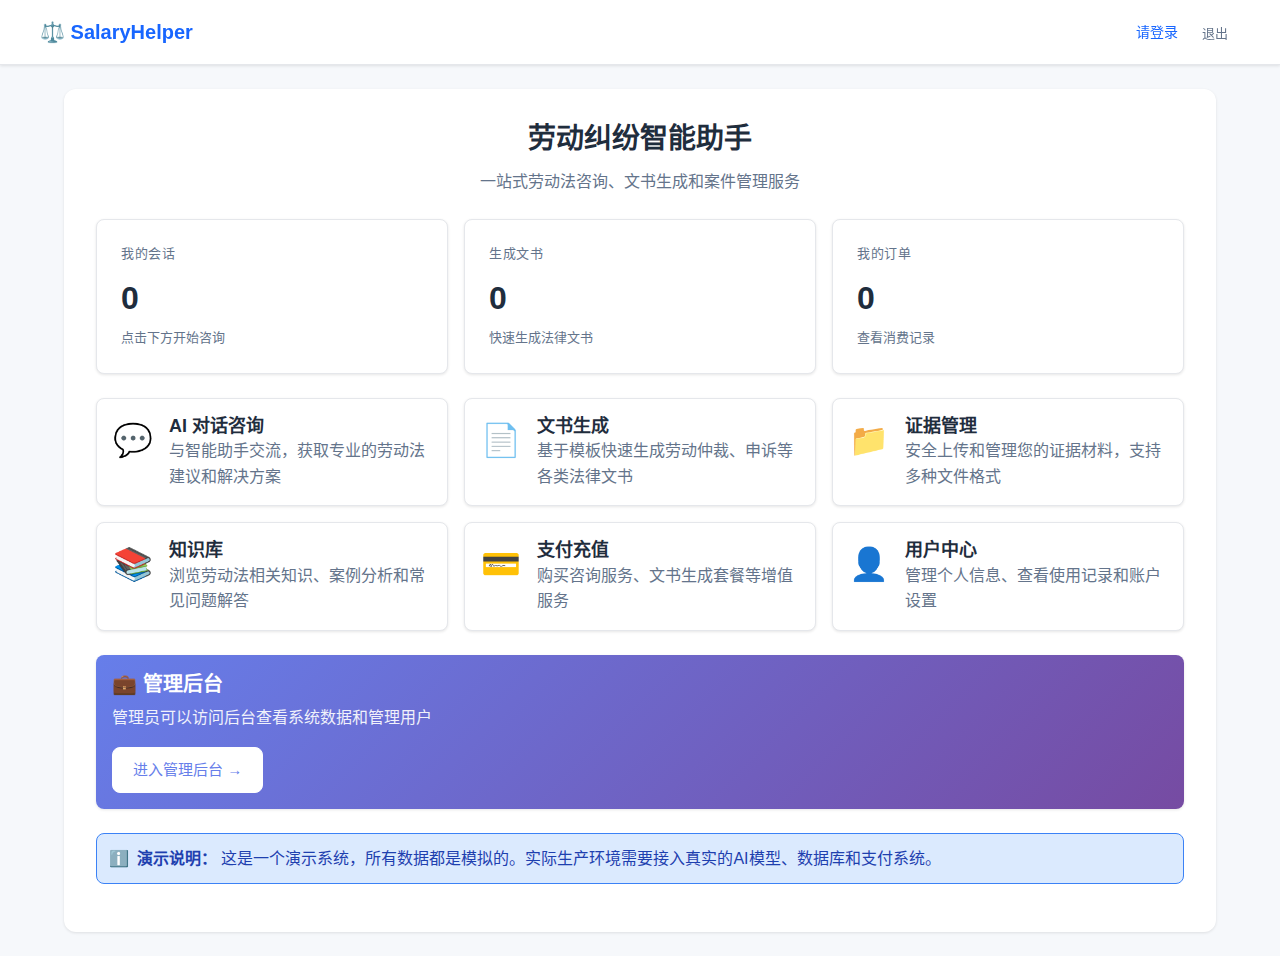
<file: static/index.html>
<!DOCTYPE html>
<html lang="zh-CN">
<head>
  <meta charset="UTF-8"/>
  <meta name="viewport" content="width=device-width, initial-scale=1.0"/>
  <title>SalaryHelper - 劳动纠纷智能助手</title>
  <link rel="stylesheet" href="styles.css"/>
</head>
<body>
  <div class="app-container">
    <header class="app-header">
      <div class="app-header-content">
        <a href="index.html" class="app-logo">
          ⚖️ SalaryHelper
        </a>
        <div class="user-info">
          <span id="userName" class="text-secondary">加载中...</span>
          <button id="logoutBtn" class="btn btn-sm btn-ghost">退出</button>
        </div>
      </div>
    </header>

    <div class="main-content">
      <div class="container-wide">
        <div class="text-center mb-xl">
          <h1 class="mb-md">劳动纠纷智能助手</h1>
          <p class="text-secondary">一站式劳动法咨询、文书生成和案件管理服务</p>
        </div>

        <div class="stats-grid">
          <div class="stat-card">
            <div class="stat-label">我的会话</div>
            <div class="stat-value" id="conversationCount">-</div>
            <div class="stat-change text-secondary">
              <span>点击下方开始咨询</span>
            </div>
          </div>

          <div class="stat-card">
            <div class="stat-label">生成文书</div>
            <div class="stat-value" id="documentCount">-</div>
            <div class="stat-change text-secondary">
              <span>快速生成法律文书</span>
            </div>
          </div>

          <div class="stat-card">
            <div class="stat-label">我的订单</div>
            <div class="stat-value" id="orderCount">-</div>
            <div class="stat-change text-secondary">
              <span>查看消费记录</span>
            </div>
          </div>
        </div>

        <div style="display: grid; grid-template-columns: repeat(auto-fit, minmax(280px, 1fr)); gap: 16px; margin-bottom: 24px;">
          <a href="conversations.html" class="card" style="text-decoration: none; color: inherit;">
            <div style="display: flex; align-items: flex-start; gap: 16px;">
              <div style="font-size: 32px;">💬</div>
              <div style="flex: 1;">
                <h3 class="card-title">AI 对话咨询</h3>
                <p class="text-secondary mb-0">与智能助手交流，获取专业的劳动法建议和解决方案</p>
              </div>
            </div>
          </a>

          <a href="docgen.html" class="card" style="text-decoration: none; color: inherit;">
            <div style="display: flex; align-items: flex-start; gap: 16px;">
              <div style="font-size: 32px;">📄</div>
              <div style="flex: 1;">
                <h3 class="card-title">文书生成</h3>
                <p class="text-secondary mb-0">基于模板快速生成劳动仲裁、申诉等各类法律文书</p>
              </div>
            </div>
          </a>

          <a href="evidence.html" class="card" style="text-decoration: none; color: inherit;">
            <div style="display: flex; align-items: flex-start; gap: 16px;">
              <div style="font-size: 32px;">📁</div>
              <div style="flex: 1;">
                <h3 class="card-title">证据管理</h3>
                <p class="text-secondary mb-0">安全上传和管理您的证据材料，支持多种文件格式</p>
              </div>
            </div>
          </a>

          <a href="kb.html" class="card" style="text-decoration: none; color: inherit;">
            <div style="display: flex; align-items: flex-start; gap: 16px;">
              <div style="font-size: 32px;">📚</div>
              <div style="flex: 1;">
                <h3 class="card-title">知识库</h3>
                <p class="text-secondary mb-0">浏览劳动法相关知识、案例分析和常见问题解答</p>
              </div>
            </div>
          </a>

          <a href="payment.html" class="card" style="text-decoration: none; color: inherit;">
            <div style="display: flex; align-items: flex-start; gap: 16px;">
              <div style="font-size: 32px;">💳</div>
              <div style="flex: 1;">
                <h3 class="card-title">支付充值</h3>
                <p class="text-secondary mb-0">购买咨询服务、文书生成套餐等增值服务</p>
              </div>
            </div>
          </a>

          <a href="me.html" class="card" style="text-decoration: none; color: inherit;">
            <div style="display: flex; align-items: flex-start; gap: 16px;">
              <div style="font-size: 32px;">👤</div>
              <div style="flex: 1;">
                <h3 class="card-title">用户中心</h3>
                <p class="text-secondary mb-0">管理个人信息、查看使用记录和账户设置</p>
              </div>
            </div>
          </a>
        </div>

        <div class="card" style="background: linear-gradient(135deg, #667eea 0%, #764ba2 100%); color: white; border: none;">
          <h3 style="color: white; margin-bottom: 8px;">💼 管理后台</h3>
          <p style="margin-bottom: 16px; opacity: 0.9;">管理员可以访问后台查看系统数据和管理用户</p>
          <a href="admin/index.html" class="btn btn-outline" style="background: white; color: #667eea; border-color: white;">
            进入管理后台 →
          </a>
        </div>

        <div class="alert alert-info mt-xl">
          <span>ℹ️</span>
          <div>
            <strong>演示说明：</strong>
            这是一个演示系统，所有数据都是模拟的。实际生产环境需要接入真实的AI模型、数据库和支付系统。
          </div>
        </div>
      </div>
    </div>

    <div class="bottom-nav" style="display: none;" id="bottomNav">
      <div class="bottom-nav-content">
        <a href="index.html" class="bottom-nav-item active">
          <div class="bottom-nav-icon">🏠</div>
          <div class="bottom-nav-label">首页</div>
        </a>
        <a href="conversations.html" class="bottom-nav-item">
          <div class="bottom-nav-icon">💬</div>
          <div class="bottom-nav-label">对话</div>
        </a>
        <a href="docgen.html" class="bottom-nav-item">
          <div class="bottom-nav-icon">📄</div>
          <div class="bottom-nav-label">文书</div>
        </a>
        <a href="me.html" class="bottom-nav-item">
          <div class="bottom-nav-icon">👤</div>
          <div class="bottom-nav-label">我的</div>
        </a>
      </div>
    </div>
  </div>
  
  <script src="api-client-real.js"></script>
  <script>
    const userName = document.getElementById('userName');
    const logoutBtn = document.getElementById('logoutBtn');
    const conversationCount = document.getElementById('conversationCount');
    const documentCount = document.getElementById('documentCount');
    const orderCount = document.getElementById('orderCount');
    const bottomNav = document.getElementById('bottomNav');
    
    async function updateUserInfo() {
      if (!ApiClient.isLoggedIn()) {
        userName.innerHTML = '<a href="login.html" style="color: var(--primary-color);">请登录</a>';
        return;
      }
      
      try {
        const user = ApiClient.getCurrentUserSync();
        if (user) {
          userName.textContent = user.name || user.phone;
        } else {
          try {
            const freshUser = await ApiClient.getCurrentUser();
            userName.textContent = freshUser.name || freshUser.phone;
          } catch (error) {
            console.error('Failed to get current user:', error);
            userName.innerHTML = '<a href="login.html" style="color: var(--primary-color);">请登录</a>';
          }
        }
      } catch (error) {
        console.error('Error updating user info:', error);
        userName.innerHTML = '<a href="login.html" style="color: var(--primary-color);">请登录</a>';
      }
    }
    
    async function loadStats() {
      if (!ApiClient.isLoggedIn()) {
        conversationCount.textContent = '0';
        documentCount.textContent = '0';
        orderCount.textContent = '0';
        return;
      }
      
      try {
        const [conversations, documents, orders] = await Promise.all([
          ApiClient.listConversations().catch(() => []),
          ApiClient.listDocuments().catch(() => []),
          ApiClient.listOrders().catch(() => [])
        ]);
        
        conversationCount.textContent = conversations.length;
        documentCount.textContent = documents.length;
        orderCount.textContent = orders.length;
      } catch (error) {
        console.error('Failed to load stats:', error);
        conversationCount.textContent = '0';
        documentCount.textContent = '0';
        orderCount.textContent = '0';
      }
    }
    
    logoutBtn.addEventListener('click', () => {
      if (confirm('确定要退出登录吗？')) {
        ApiClient.logout();
        window.location.href = '/static/login.html';
      }
    });
    
    if (window.innerWidth <= 768) {
      bottomNav.style.display = 'block';
      document.querySelector('.main-content').style.paddingBottom = '80px';
    }
    
    window.addEventListener('resize', () => {
      if (window.innerWidth <= 768) {
        bottomNav.style.display = 'block';
        document.querySelector('.main-content').style.paddingBottom = '80px';
      } else {
        bottomNav.style.display = 'none';
        document.querySelector('.main-content').style.paddingBottom = '24px';
      }
    });
    
    updateUserInfo();
    loadStats();
  </script>
</body>
</html>
</file>
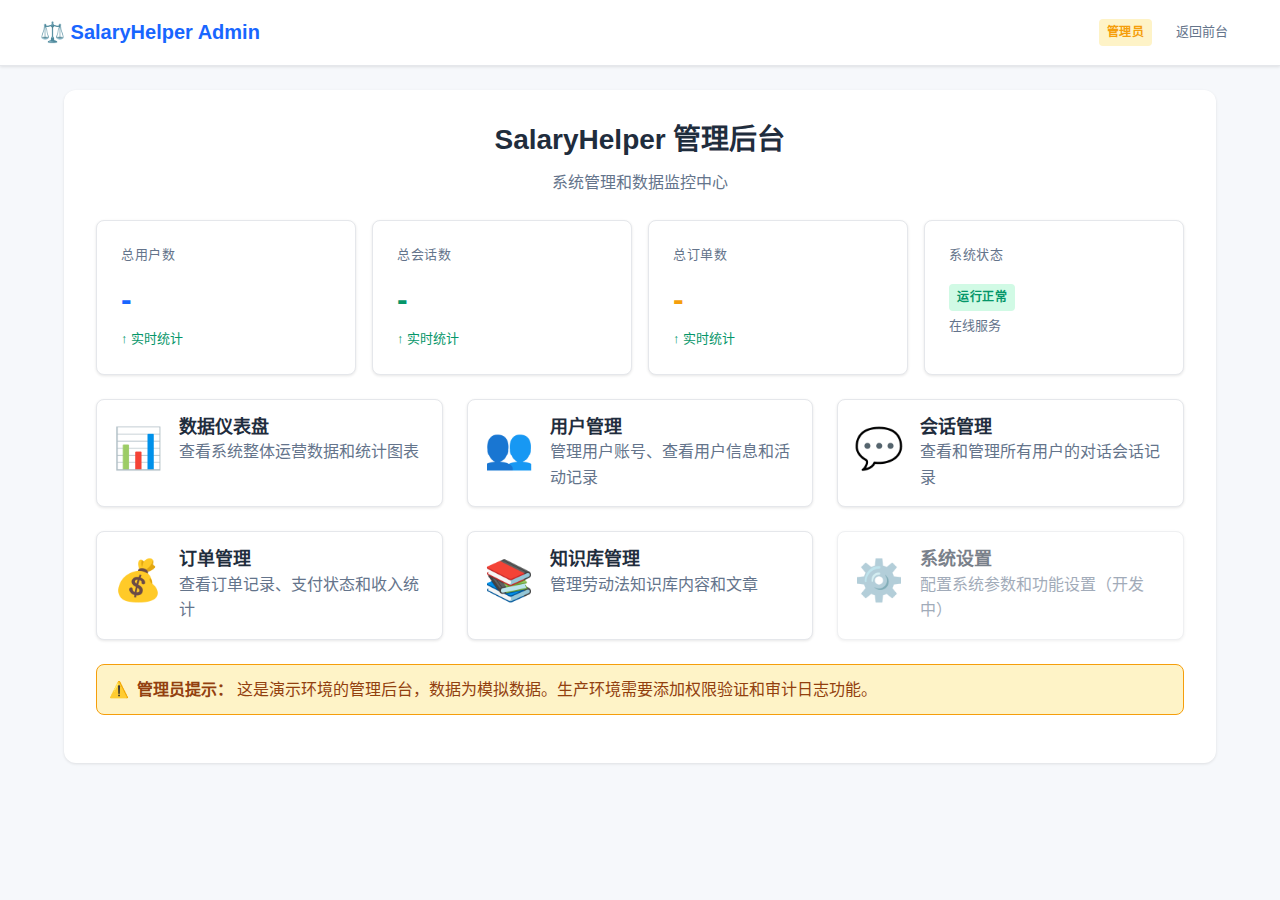
<file: static/admin/index.html>
<!DOCTYPE html>
<html lang="zh-CN">
<head>
  <meta charset="UTF-8"/>
  <meta name="viewport" content="width=device-width, initial-scale=1.0"/>
  <title>管理后台 - SalaryHelper</title>
  <link rel="stylesheet" href="../styles.css"/>
</head>
<body>
  <div class="app-container">
    <header class="app-header">
      <div class="app-header-content">
        <a href="/static/index.html" class="app-logo">
          ⚖️ SalaryHelper Admin
        </a>
        <div class="user-info">
          <span class="badge badge-warning">管理员</span>
          <a href="/static/index.html" class="btn btn-sm btn-ghost">返回前台</a>
        </div>
      </div>
    </header>

    <div class="main-content">
      <div class="container-wide">
        <div class="text-center mb-xl">
          <h1 class="mb-md">SalaryHelper 管理后台</h1>
          <p class="text-secondary">系统管理和数据监控中心</p>
        </div>

        <div class="stats-grid mb-xl">
          <div class="stat-card">
            <div class="stat-label">总用户数</div>
            <div class="stat-value" style="color: var(--primary-color);">-</div>
            <div class="stat-change positive">
              <span>↑ 实时统计</span>
            </div>
          </div>

          <div class="stat-card">
            <div class="stat-label">总会话数</div>
            <div class="stat-value" style="color: var(--success-color);">-</div>
            <div class="stat-change positive">
              <span>↑ 实时统计</span>
            </div>
          </div>

          <div class="stat-card">
            <div class="stat-label">总订单数</div>
            <div class="stat-value" style="color: var(--warning-color);">-</div>
            <div class="stat-change positive">
              <span>↑ 实时统计</span>
            </div>
          </div>

          <div class="stat-card">
            <div class="stat-label">系统状态</div>
            <div class="stat-value" style="font-size: 24px;"><span class="badge badge-success">运行正常</span></div>
            <div class="stat-change text-secondary">
              <span>在线服务</span>
            </div>
          </div>
        </div>

        <div style="display: grid; grid-template-columns: repeat(auto-fit, minmax(320px, 1fr)); gap: 24px;">
          <a href="dashboard.html" class="card" style="text-decoration: none; color: inherit;">
            <div style="display: flex; align-items: flex-start; gap: 16px;">
              <div style="font-size: 40px;">📊</div>
              <div style="flex: 1;">
                <h3 class="card-title">数据仪表盘</h3>
                <p class="text-secondary mb-0">查看系统整体运营数据和统计图表</p>
              </div>
            </div>
          </a>

          <a href="users.html" class="card" style="text-decoration: none; color: inherit;">
            <div style="display: flex; align-items: flex-start; gap: 16px;">
              <div style="font-size: 40px;">👥</div>
              <div style="flex: 1;">
                <h3 class="card-title">用户管理</h3>
                <p class="text-secondary mb-0">管理用户账号、查看用户信息和活动记录</p>
              </div>
            </div>
          </a>

          <a href="conversations.html" class="card" style="text-decoration: none; color: inherit;">
            <div style="display: flex; align-items: flex-start; gap: 16px;">
              <div style="font-size: 40px;">💬</div>
              <div style="flex: 1;">
                <h3 class="card-title">会话管理</h3>
                <p class="text-secondary mb-0">查看和管理所有用户的对话会话记录</p>
              </div>
            </div>
          </a>

          <a href="orders.html" class="card" style="text-decoration: none; color: inherit;">
            <div style="display: flex; align-items: flex-start; gap: 16px;">
              <div style="font-size: 40px;">💰</div>
              <div style="flex: 1;">
                <h3 class="card-title">订单管理</h3>
                <p class="text-secondary mb-0">查看订单记录、支付状态和收入统计</p>
              </div>
            </div>
          </a>

          <a href="kb.html" class="card" style="text-decoration: none; color: inherit;">
            <div style="display: flex; align-items: flex-start; gap: 16px;">
              <div style="font-size: 40px;">📚</div>
              <div style="flex: 1;">
                <h3 class="card-title">知识库管理</h3>
                <p class="text-secondary mb-0">管理劳动法知识库内容和文章</p>
              </div>
            </div>
          </a>

          <div class="card" style="opacity: 0.6; cursor: not-allowed;">
            <div style="display: flex; align-items: flex-start; gap: 16px;">
              <div style="font-size: 40px;">⚙️</div>
              <div style="flex: 1;">
                <h3 class="card-title">系统设置</h3>
                <p class="text-secondary mb-0">配置系统参数和功能设置（开发中）</p>
              </div>
            </div>
          </div>
        </div>

        <div class="alert alert-warning mt-xl">
          <span>⚠️</span>
          <div>
            <strong>管理员提示：</strong>
            这是演示环境的管理后台，数据为模拟数据。生产环境需要添加权限验证和审计日志功能。
          </div>
        </div>
      </div>
    </div>
  </div>
</body>
</html>
</file>
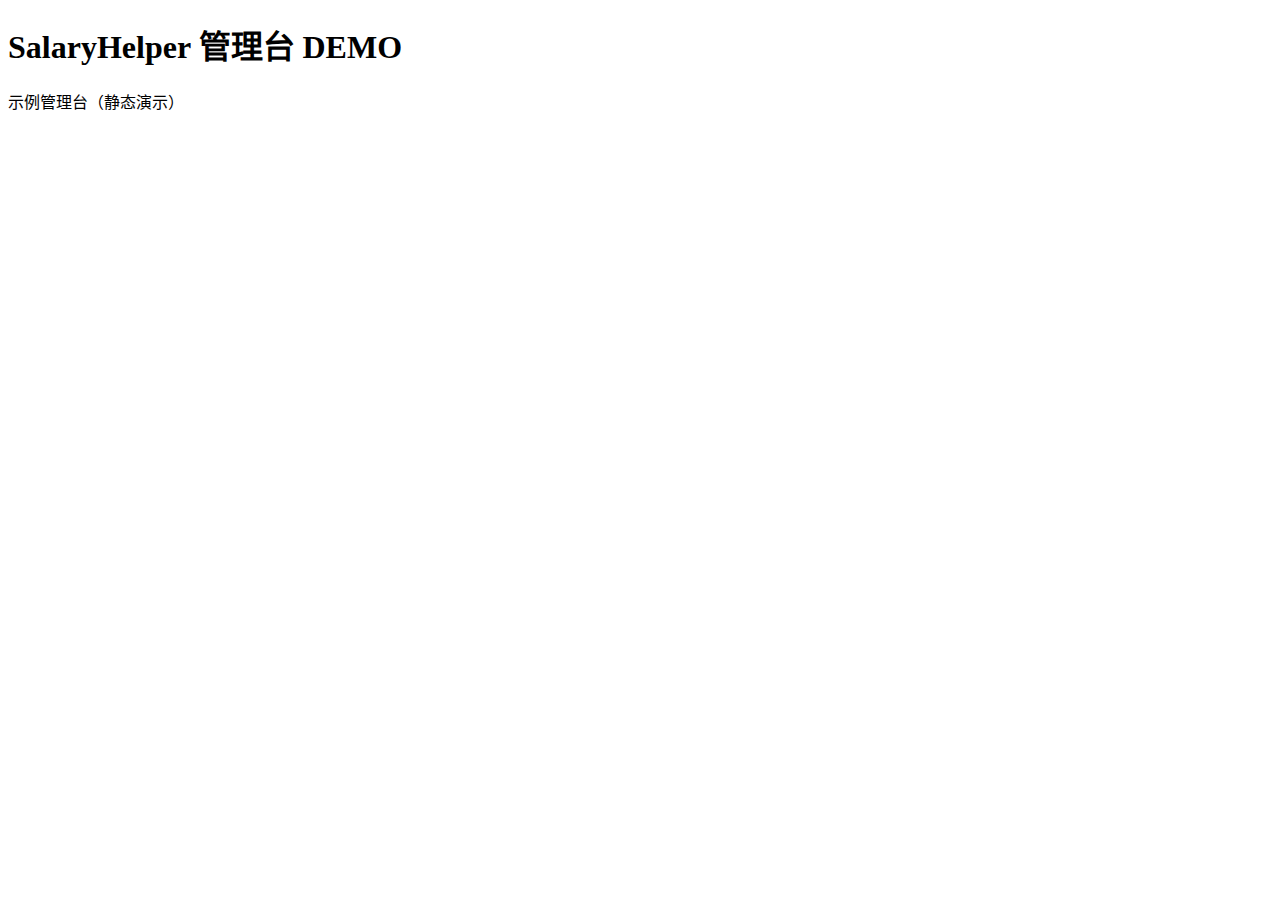
<file: static/admin.html>
<!doctype html>
<html lang="zh-CN">
<head><meta charset="utf-8"/><meta name="viewport" content="width=device-width,initial-scale=1"/><title>SalaryHelper Admin DEMO</title></head>
<body>
<h1>SalaryHelper 管理台 DEMO</h1>
<p>示例管理台（静态演示）</p>
</body>
</html>
</file>
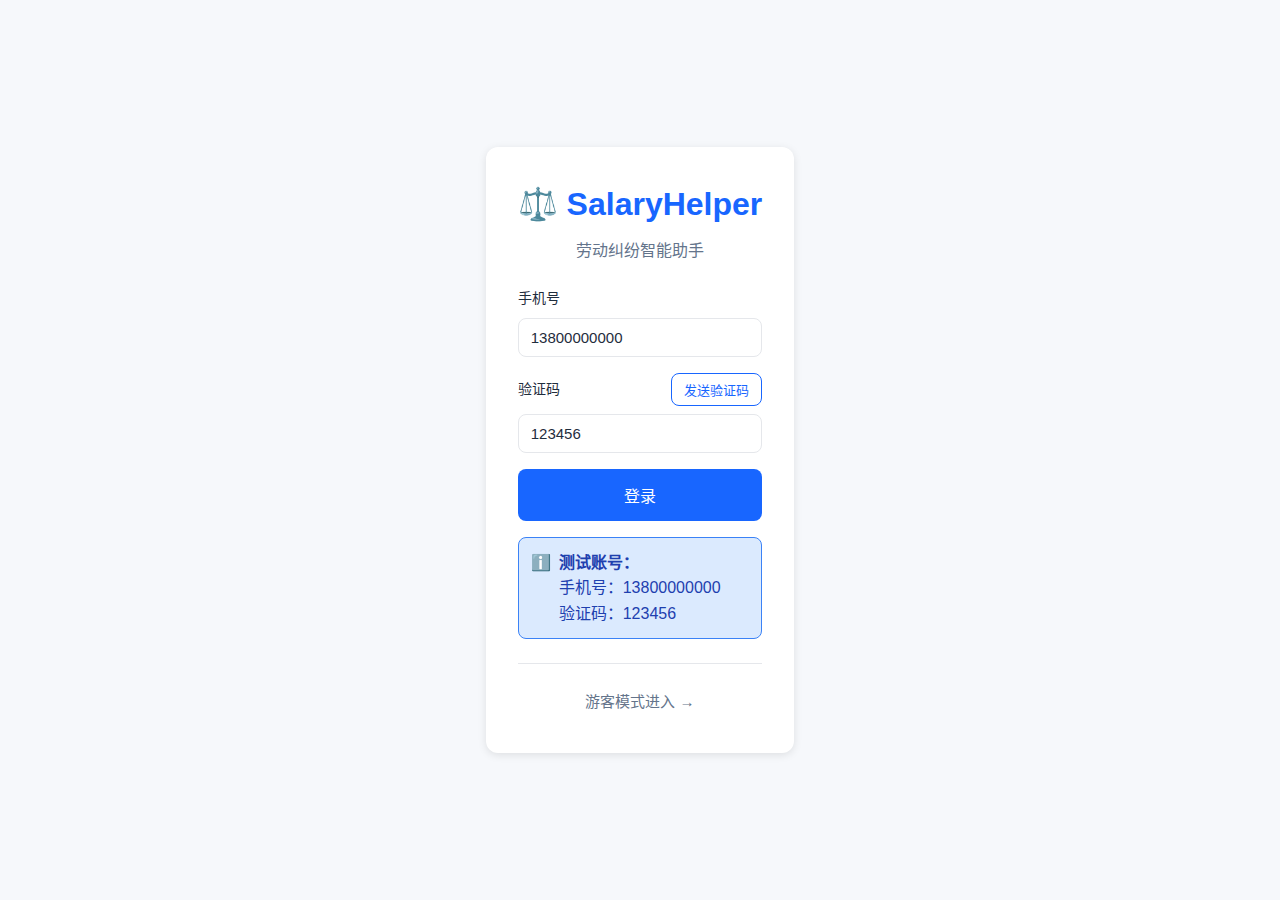
<file: static/conversations.html>
<!DOCTYPE html>
<html lang="zh-CN">
<head>
  <meta charset="UTF-8"/>
  <meta name="viewport" content="width=device-width, initial-scale=1.0"/>
  <title>AI 对话咨询 - SalaryHelper</title>
  <link rel="stylesheet" href="styles.css"/>
</head>
<body>
  <div class="app-container">
    <header class="app-header">
      <div class="app-header-content">
        <a href="index.html" class="app-logo">
          ⚖️ SalaryHelper
        </a>
        <div class="user-info">
          <span id="userName" class="text-secondary">加载中...</span>
          <button id="logoutBtn" class="btn btn-sm btn-ghost">退出</button>
        </div>
      </div>
    </header>

    <div class="main-content">
      <div class="container-wide">
        <div id="conversationListView">
          <div class="flex justify-between items-center mb-lg">
            <div>
              <h2 class="mb-0">我的会话</h2>
              <p class="text-secondary mt-sm">与智能助手的对话记录</p>
            </div>
            <button id="newConvBtn" class="btn btn-primary">
              ➕ 新建会话
            </button>
          </div>

          <div id="loadingState" class="loading">
            <div class="loading-spinner"></div>
            <div>加载中...</div>
          </div>

          <div id="conversationList" class="conversation-list hidden"></div>

          <div id="emptyState" class="empty-state hidden">
            <div class="empty-state-icon">💬</div>
            <div class="empty-state-title">暂无会话</div>
            <div class="empty-state-text">点击"新建会话"按钮开始与AI助手对话</div>
            <button class="btn btn-primary" onclick="document.getElementById('newConvBtn').click()">
              立即开始
            </button>
          </div>
        </div>

        <div id="chatView" class="hidden">
          <div class="flex justify-between items-center mb-lg">
            <button id="backToList" class="btn btn-ghost">
              ← 返回列表
            </button>
            <button id="deleteConvBtn" class="btn btn-sm btn-danger">
              删除会话
            </button>
          </div>

          <div class="card chat-container">
            <div class="chat-header">
              <h3 id="chatTitle" class="mb-0">会话</h3>
              <div class="badge badge-success">AI 在线</div>
            </div>

            <div id="chatMessages" class="chat-messages"></div>

            <div class="chat-input">
              <textarea 
                id="messageInput" 
                class="form-control"
                placeholder="输入您的问题..." 
                rows="2"
                style="resize: none;"
              ></textarea>
              <button id="sendBtn" class="btn btn-primary">
                发送
              </button>
            </div>
          </div>
        </div>
      </div>
    </div>
  </div>
  
  <script src="api-client-real.js"></script>
  <script>
    const userName = document.getElementById('userName');
    const logoutBtn = document.getElementById('logoutBtn');
    const newConvBtn = document.getElementById('newConvBtn');
    const conversationListView = document.getElementById('conversationListView');
    const chatView = document.getElementById('chatView');
    const loadingState = document.getElementById('loadingState');
    const conversationList = document.getElementById('conversationList');
    const emptyState = document.getElementById('emptyState');
    const backToList = document.getElementById('backToList');
    const chatTitle = document.getElementById('chatTitle');
    const chatMessages = document.getElementById('chatMessages');
    const messageInput = document.getElementById('messageInput');
    const sendBtn = document.getElementById('sendBtn');
    const deleteConvBtn = document.getElementById('deleteConvBtn');
    
    let currentConvId = null;
    let conversations = [];
    
    function checkLoginStatus() {
      if (!ApiClient.isLoggedIn()) {
        window.location.href = '/static/login.html';
        return false;
      }
      return true;
    }
    
    async function updateUserInfo() {
      if (!checkLoginStatus()) return;
      
      try {
        const user = ApiClient.getCurrentUserSync();
        if (user) {
          userName.textContent = user.name || user.phone;
        }
      } catch (error) {
        console.error('Error updating user info:', error);
      }
    }
    
    async function loadConversations() {
      if (!checkLoginStatus()) return;
      
      loadingState.classList.remove('hidden');
      conversationList.classList.add('hidden');
      emptyState.classList.add('hidden');
      
      try {
        conversations = await ApiClient.listConversations();
        
        if (conversations.length === 0) {
          emptyState.classList.remove('hidden');
        } else {
          renderConversations();
          conversationList.classList.remove('hidden');
        }
      } catch (error) {
        console.error('Failed to load conversations:', error);
        conversationList.innerHTML = `
          <div class="alert alert-error">
            <span>⚠️</span>
            <div>加载会话列表失败: ${error.message}</div>
          </div>
        `;
        conversationList.classList.remove('hidden');
      } finally {
        loadingState.classList.add('hidden');
      }
    }
    
    function renderConversations() {
      conversationList.innerHTML = conversations.map(conv => `
        <div class="conversation-item" data-id="${conv.id}">
          <div class="conversation-title">${conv.title || '未命名会话'}</div>
          <div class="conversation-meta">
            <span>📅 ${new Date(conv.created_at).toLocaleString('zh-CN')}</span>
          </div>
        </div>
      `).join('');
      
      conversationList.querySelectorAll('.conversation-item').forEach(item => {
        item.addEventListener('click', () => {
          const convId = item.dataset.id;
          const conv = conversations.find(c => c.id === convId);
          openConversation(convId, conv.title);
        });
      });
    }
    
    async function createConversation() {
      if (!checkLoginStatus()) return;
      
      const title = prompt('请输入会话标题（可选）:', `咨询 - ${new Date().toLocaleString('zh-CN')}`);
      if (title === null) return;
      
      try {
        newConvBtn.disabled = true;
        newConvBtn.innerHTML = '<div class="loading-spinner" style="width: 16px; height: 16px; border-width: 2px; margin: 0;"></div> 创建中...';
        
        const conv = await ApiClient.createConversation(title);
        await openConversation(conv.id, conv.title);
      } catch (error) {
        console.error('Failed to create conversation:', error);
        alert('创建会话失败: ' + error.message);
      } finally {
        newConvBtn.disabled = false;
        newConvBtn.innerHTML = '➕ 新建会话';
      }
    }
    
    async function openConversation(convId, title) {
      if (!checkLoginStatus()) return;
      
      currentConvId = convId;
      chatTitle.textContent = title || '会话';
      
      conversationListView.classList.add('hidden');
      chatView.classList.remove('hidden');
      
      chatMessages.innerHTML = '<div class="loading"><div class="loading-spinner"></div><div>加载消息...</div></div>';
      
      try {
        const data = await ApiClient.getConversation(convId);
        renderMessages(data.messages || []);
      } catch (error) {
        console.error('Failed to load conversation:', error);
        chatMessages.innerHTML = `
          <div class="alert alert-error">
            <span>⚠️</span>
            <div>加载消息失败: ${error.message}</div>
          </div>
        `;
      }
      
      messageInput.focus();
    }
    
    function renderMessages(messages) {
      if (messages.length === 0) {
        chatMessages.innerHTML = `
          <div class="empty-state">
            <div class="empty-state-icon">👋</div>
            <div class="empty-state-title">开始对话</div>
            <div class="empty-state-text">您好！我是劳动法智能助手，有什么可以帮助您的吗？</div>
          </div>
        `;
        return;
      }
      
      chatMessages.innerHTML = messages.map(msg => {
        const isUser = msg.sender === 'user';
        const time = new Date(msg.created_at).toLocaleTimeString('zh-CN', { hour: '2-digit', minute: '2-digit' });
        
        return `
          <div class="message-bubble ${msg.sender}">
            <div class="message-avatar">${isUser ? '我' : 'AI'}</div>
            <div class="message-content">
              <div class="message-meta">${isUser ? '我' : 'AI助手'} · ${time}</div>
              <div class="message-text">${msg.content}</div>
            </div>
          </div>
        `;
      }).join('');
      
      chatMessages.scrollTop = chatMessages.scrollHeight;
    }
    
    async function sendMessage() {
      if (!checkLoginStatus() || !currentConvId) return;
      
      const text = messageInput.value.trim();
      if (!text) return;
      
      const originalText = text;
      messageInput.value = '';
      sendBtn.disabled = true;
      sendBtn.innerHTML = '<div class="loading-spinner" style="width: 16px; height: 16px; border-width: 2px; margin: 0;"></div>';
      
      try {
        await ApiClient.sendMessage(currentConvId, text);
        
        const data = await ApiClient.getConversation(currentConvId);
        renderMessages(data.messages || []);
        
      } catch (error) {
        console.error('Failed to send message:', error);
        alert('发送消息失败: ' + error.message);
        messageInput.value = originalText;
      } finally {
        sendBtn.disabled = false;
        sendBtn.innerHTML = '发送';
        messageInput.focus();
      }
    }
    
    async function deleteConversation() {
      if (!currentConvId) return;
      
      if (!confirm('确定要删除这个会话吗？此操作不可恢复。')) {
        return;
      }
      
      try {
        currentConvId = null;
        conversationListView.classList.remove('hidden');
        chatView.classList.add('hidden');
        alert('会话已删除（模拟）');
        await loadConversations();
      } catch (error) {
        console.error('Failed to delete conversation:', error);
        alert('删除会话失败: ' + error.message);
      }
    }
    
    function backToConversationList() {
      currentConvId = null;
      conversationListView.classList.remove('hidden');
      chatView.classList.add('hidden');
      loadConversations();
    }
    
    sendBtn.addEventListener('click', sendMessage);
    
    messageInput.addEventListener('keypress', (e) => {
      if (e.key === 'Enter' && !e.shiftKey) {
        e.preventDefault();
        sendMessage();
      }
    });
    
    newConvBtn.addEventListener('click', createConversation);
    backToList.addEventListener('click', backToConversationList);
    deleteConvBtn.addEventListener('click', deleteConversation);
    
    logoutBtn.addEventListener('click', () => {
      if (confirm('确定要退出登录吗？')) {
        ApiClient.logout();
        window.location.href = '/static/login.html';
      }
    });
    
    if (checkLoginStatus()) {
      updateUserInfo();
      loadConversations();
    }
  </script>
</body>
</html>
</file>
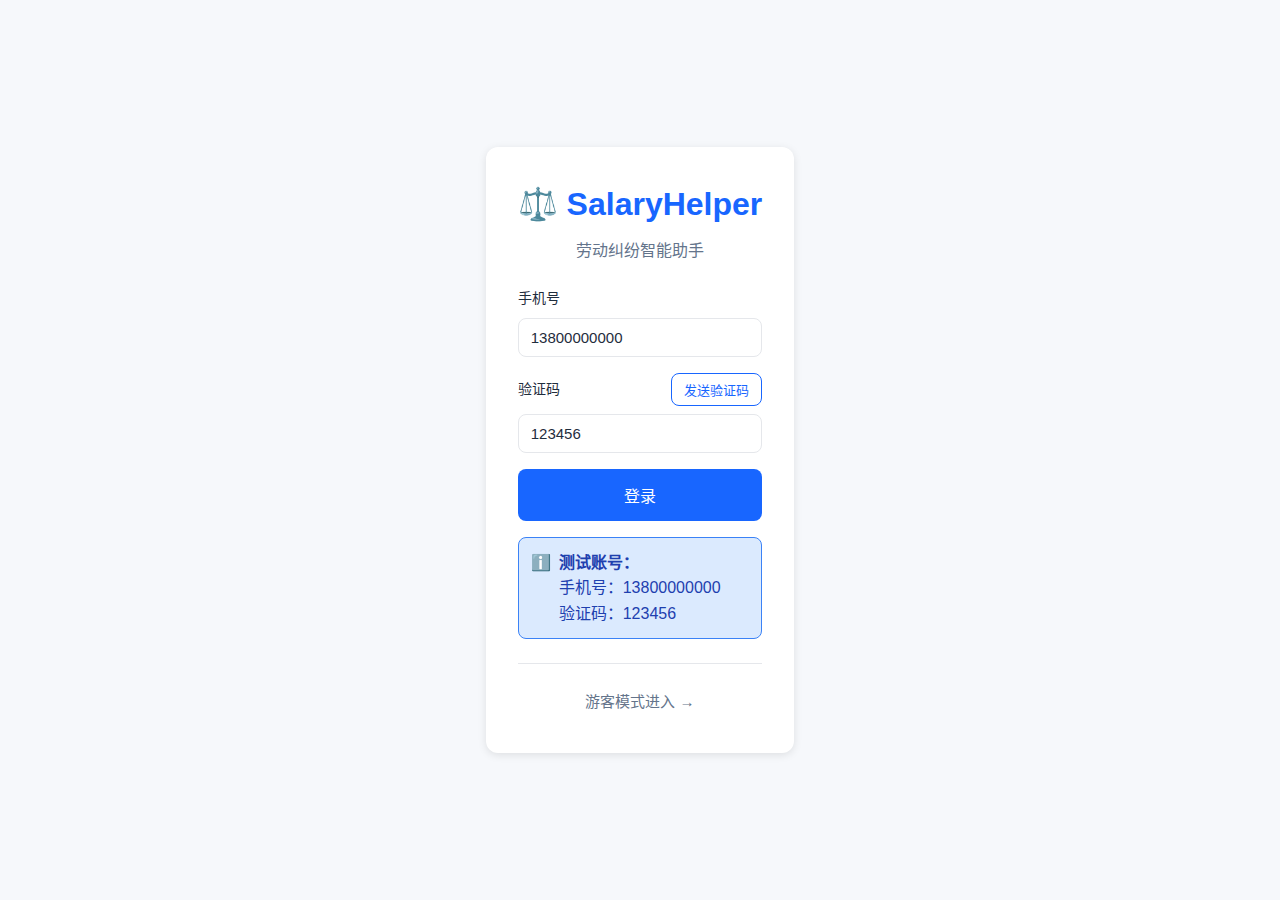
<file: static/docgen.html>
<!DOCTYPE html>
<html lang="zh-CN">
<head>
  <meta charset="UTF-8"/>
  <meta name="viewport" content="width=device-width, initial-scale=1.0"/>
  <title>文书生成 - SalaryHelper</title>
  <link rel="stylesheet" href="styles.css"/>
</head>
<body>
  <div class="app-container">
    <header class="app-header">
      <div class="app-header-content">
        <a href="index.html" class="app-logo">
          ⚖️ SalaryHelper
        </a>
        <div class="user-info">
          <span id="userName" class="text-secondary">加载中...</span>
          <button id="logoutBtn" class="btn btn-sm btn-ghost">退出</button>
        </div>
      </div>
    </header>

    <div class="main-content">
      <div class="container-wide">
        <div class="flex justify-between items-center mb-lg">
          <div>
            <h2 class="mb-0">文书生成</h2>
            <p class="text-secondary mt-sm">选择模板快速生成劳动法相关文书</p>
          </div>
          <a href="index.html" class="btn btn-ghost">
            ← 返回首页
          </a>
        </div>

        <div style="display: grid; grid-template-columns: 1fr 2fr; gap: 24px;" class="doc-gen-container">
          <div>
            <div class="card">
              <h3 class="card-title">选择模板</h3>
              <div id="templateCategories"></div>
              <div id="templateList" class="mt-lg"></div>
            </div>
          </div>

          <div>
            <div id="templateForm" class="card hidden">
              <div class="card-header">
                <h3 class="card-title" id="templateName">模板表单</h3>
                <div class="badge badge-primary" id="templateCategory"></div>
              </div>
              <div class="card-body">
                <div id="templateDescription" class="text-secondary mb-lg"></div>
                <form id="docForm">
                  <div id="formFields"></div>
                  <div class="btn-group mt-xl">
                    <button type="button" id="previewBtn" class="btn btn-secondary">
                      👁️ 预览
                    </button>
                    <button type="submit" class="btn btn-primary">
                      📄 生成文档
                    </button>
                  </div>
                </form>
              </div>
            </div>

            <div id="documentPreview" class="card hidden">
              <div class="card-header">
                <h3 class="card-title">文档预览</h3>
                <button id="closePreview" class="btn btn-sm btn-ghost">关闭</button>
              </div>
              <div class="card-body">
                <div id="previewContent" style="white-space: pre-wrap; line-height: 1.8; padding: 20px; background: #f9fafb; border-radius: 8px;"></div>
                <div class="mt-lg btn-group">
                  <button id="downloadBtn" class="btn btn-success">
                    ⬇️ 下载文档
                  </button>
                  <button id="editBtn" class="btn btn-secondary">
                    ✏️ 继续编辑
                  </button>
                </div>
              </div>
            </div>

            <div id="emptyState" class="card">
              <div class="empty-state">
                <div class="empty-state-icon">📄</div>
                <div class="empty-state-title">选择模板开始</div>
                <div class="empty-state-text">从左侧选择一个文书模板，填写信息后即可生成文档</div>
              </div>
            </div>
          </div>
        </div>
      </div>
    </div>
  </div>
  
  <script src="api-client-real.js"></script>
  <script>
    const userName = document.getElementById('userName');
    const logoutBtn = document.getElementById('logoutBtn');
    const templateList = document.getElementById('templateList');
    const templateCategories = document.getElementById('templateCategories');
    const templateForm = document.getElementById('templateForm');
    const templateName = document.getElementById('templateName');
    const templateCategory = document.getElementById('templateCategory');
    const templateDescription = document.getElementById('templateDescription');
    const formFields = document.getElementById('formFields');
    const docForm = document.getElementById('docForm');
    const previewBtn = document.getElementById('previewBtn');
    const documentPreview = document.getElementById('documentPreview');
    const previewContent = document.getElementById('previewContent');
    const closePreview = document.getElementById('closePreview');
    const downloadBtn = document.getElementById('downloadBtn');
    const editBtn = document.getElementById('editBtn');
    const emptyState = document.getElementById('emptyState');
    
    let templates = [];
    let currentTemplate = null;
    let currentDocument = null;
    
    function checkLoginStatus() {
      if (!ApiClient.isLoggedIn()) {
        window.location.href = '/static/login.html';
        return false;
      }
      return true;
    }
    
    async function updateUserInfo() {
      if (!checkLoginStatus()) return;
      
      try {
        const user = ApiClient.getCurrentUserSync();
        if (user) {
          userName.textContent = user.name || user.phone;
        }
      } catch (error) {
        console.error('Error updating user info:', error);
      }
    }
    
    async function loadTemplates() {
      if (!checkLoginStatus()) return;
      
      try {
        templates = await ApiClient.listTemplates();
        
        const categories = [...new Set(templates.map(t => t.category || '其他'))];
        
        templateCategories.innerHTML = `
          <div class="form-group">
            <label class="form-label">文书类别</label>
            <select id="categoryFilter" class="form-control">
              <option value="">全部</option>
              ${categories.map(cat => `<option value="${cat}">${cat}</option>`).join('')}
            </select>
          </div>
        `;
        
        document.getElementById('categoryFilter').addEventListener('change', (e) => {
          renderTemplates(e.target.value);
        });
        
        renderTemplates();
        
      } catch (error) {
        console.error('Failed to load templates:', error);
        templateList.innerHTML = `
          <div class="alert alert-error">
            <span>⚠️</span>
            <div>加载模板失败: ${error.message}</div>
          </div>
        `;
      }
    }
    
    function renderTemplates(categoryFilter = '') {
      const filtered = categoryFilter 
        ? templates.filter(t => t.category === categoryFilter)
        : templates;
      
      if (filtered.length === 0) {
        templateList.innerHTML = '<div class="text-secondary text-center p-lg">暂无模板</div>';
        return;
      }
      
      templateList.innerHTML = filtered.map(tpl => `
        <div class="card mb-sm" style="padding: 12px; cursor: pointer;" data-id="${tpl.id}">
          <div style="font-weight: 600; margin-bottom: 4px;">${tpl.name}</div>
          <div style="font-size: 13px; color: var(--text-secondary);">${tpl.description || ''}</div>
        </div>
      `).join('');
      
      templateList.querySelectorAll('.card').forEach(card => {
        card.addEventListener('click', () => {
          const tplId = card.dataset.id;
          selectTemplate(tplId);
        });
      });
    }
    
    async function selectTemplate(tplId) {
      try {
        currentTemplate = await ApiClient.getTemplate(tplId);
        
        templateName.textContent = currentTemplate.name;
        templateCategory.textContent = currentTemplate.category || '其他';
        templateDescription.textContent = currentTemplate.description || '';
        
        renderForm(currentTemplate);
        
        emptyState.classList.add('hidden');
        documentPreview.classList.add('hidden');
        templateForm.classList.remove('hidden');
        
      } catch (error) {
        console.error('Failed to load template:', error);
        alert('加载模板失败: ' + error.message);
      }
    }
    
    function renderForm(template) {
      const fields = Array.isArray(template.fields) ? template.fields : [];
      
      if (fields.length === 0) {
        formFields.innerHTML = '<div class="alert alert-warning"><span>⚠️</span><div>此模板没有可填写的字段</div></div>';
        return;
      }
      
      formFields.innerHTML = fields.map(field => {
        const fieldName = typeof field === 'string' ? field : field.name;
        const fieldLabel = typeof field === 'object' && field.label ? field.label : fieldName;
        const fieldType = typeof field === 'object' && field.type ? field.type : 'text';
        
        return `
          <div class="form-group">
            <label class="form-label" for="field_${fieldName}">${fieldLabel}</label>
            ${fieldType === 'textarea' 
              ? `<textarea id="field_${fieldName}" name="${fieldName}" class="form-control" rows="4"></textarea>`
              : `<input type="${fieldType}" id="field_${fieldName}" name="${fieldName}" class="form-control" />`
            }
          </div>
        `;
      }).join('');
    }
    
    function getFormData() {
      const formData = new FormData(docForm);
      const data = {};
      for (const [key, value] of formData.entries()) {
        data[key] = value;
      }
      return data;
    }
    
    async function previewDocument() {
      if (!currentTemplate) return;
      
      const formData = getFormData();
      
      try {
        previewBtn.disabled = true;
        previewBtn.innerHTML = '<div class="loading-spinner" style="width: 16px; height: 16px; border-width: 2px; margin: 0;"></div> 生成中...';
        
        const result = await ApiClient.generateDocument(currentTemplate.id, 'preview', formData);
        
        currentDocument = result;
        
        previewContent.textContent = result.content || '无内容';
        
        templateForm.classList.add('hidden');
        documentPreview.classList.remove('hidden');
        
      } catch (error) {
        console.error('Failed to preview document:', error);
        alert('预览失败: ' + error.message);
      } finally {
        previewBtn.disabled = false;
        previewBtn.innerHTML = '👁️ 预览';
      }
    }
    
    async function generateDocument(e) {
      e.preventDefault();
      
      if (!currentTemplate) return;
      
      const formData = getFormData();
      const title = `${currentTemplate.name} - ${new Date().toLocaleDateString()}`;
      
      try {
        const submitBtn = e.submitter;
        submitBtn.disabled = true;
        submitBtn.innerHTML = '<div class="loading-spinner" style="width: 16px; height: 16px; border-width: 2px; margin: 0;"></div> 生成中...';
        
        const result = await ApiClient.generateDocument(currentTemplate.id, title, formData);
        
        currentDocument = result;
        
        previewContent.textContent = result.content || '无内容';
        
        templateForm.classList.add('hidden');
        documentPreview.classList.remove('hidden');
        
        alert('文档生成成功！');
        
      } catch (error) {
        console.error('Failed to generate document:', error);
        alert('生成文档失败: ' + error.message);
      } finally {
        const submitBtn = e.submitter;
        submitBtn.disabled = false;
        submitBtn.innerHTML = '📄 生成文档';
      }
    }
    
    function downloadDocument() {
      if (!currentDocument) return;
      
      const blob = new Blob([currentDocument.content], { type: 'text/plain;charset=utf-8' });
      const url = URL.createObjectURL(blob);
      const a = document.createElement('a');
      a.href = url;
      a.download = `${currentDocument.title || 'document'}.txt`;
      document.body.appendChild(a);
      a.click();
      document.body.removeChild(a);
      URL.revokeObjectURL(url);
    }
    
    previewBtn.addEventListener('click', previewDocument);
    docForm.addEventListener('submit', generateDocument);
    
    closePreview.addEventListener('click', () => {
      documentPreview.classList.add('hidden');
      templateForm.classList.remove('hidden');
    });
    
    editBtn.addEventListener('click', () => {
      documentPreview.classList.add('hidden');
      templateForm.classList.remove('hidden');
    });
    
    downloadBtn.addEventListener('click', downloadDocument);
    
    logoutBtn.addEventListener('click', () => {
      if (confirm('确定要退出登录吗？')) {
        ApiClient.logout();
        window.location.href = '/static/login.html';
      }
    });
    
    if (checkLoginStatus()) {
      updateUserInfo();
      loadTemplates();
    }
    
    if (window.innerWidth <= 768) {
      document.querySelector('.doc-gen-container').style.gridTemplateColumns = '1fr';
    }
  </script>
</body>
</html>
</file>
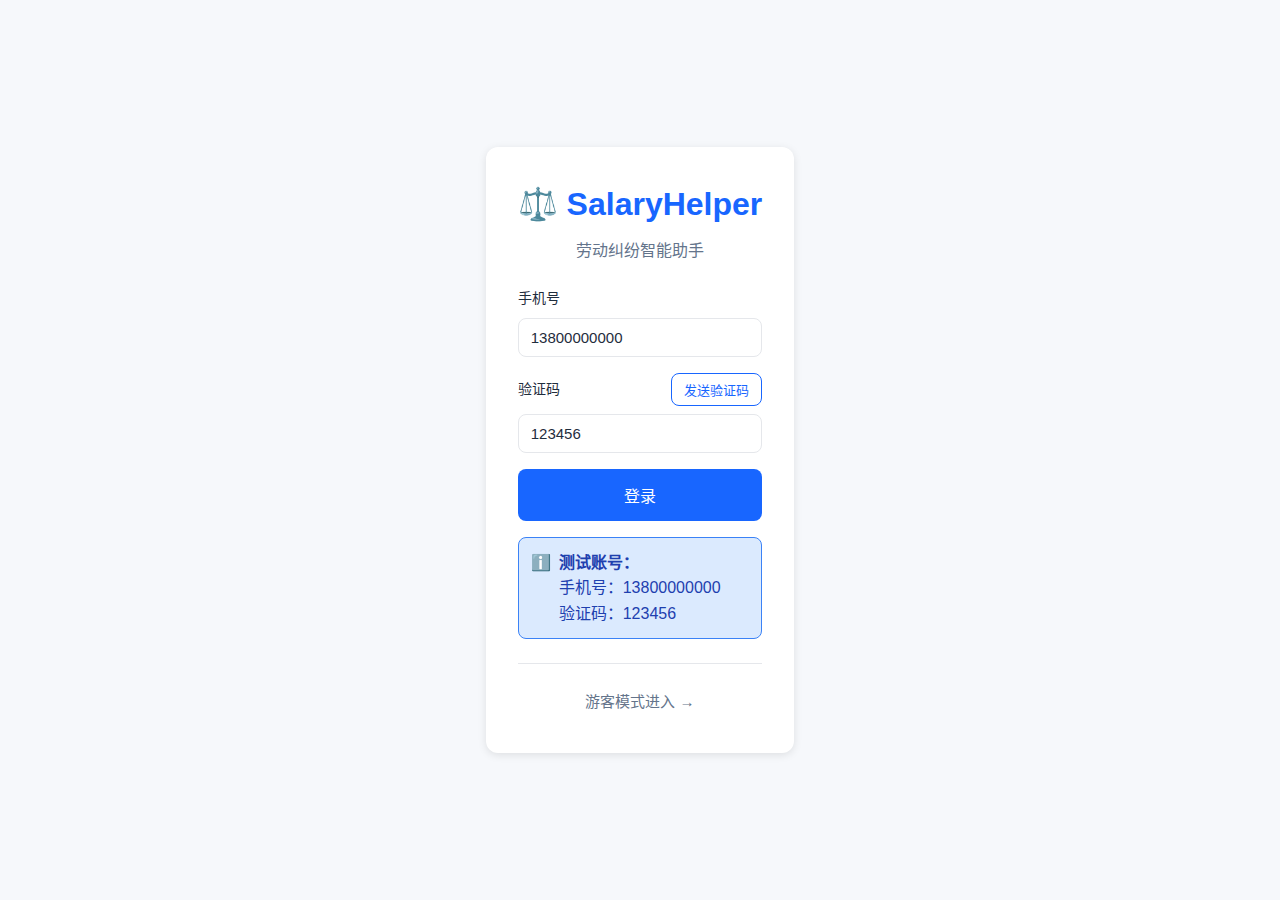
<file: static/evidence.html>
<!DOCTYPE html>
<html lang="zh-CN">
<head>
  <meta charset="UTF-8"/>
  <meta name="viewport" content="width=device-width, initial-scale=1.0"/>
  <title>证据管理 - SalaryHelper</title>
  <link rel="stylesheet" href="styles.css"/>
</head>
<body>
  <div class="app-container">
    <header class="app-header">
      <div class="app-header-content">
        <a href="index.html" class="app-logo">
          ⚖️ SalaryHelper
        </a>
        <div class="user-info">
          <span id="userName" class="text-secondary">加载中...</span>
          <button id="logoutBtn" class="btn btn-sm btn-ghost">退出</button>
        </div>
      </div>
    </header>

    <div class="main-content">
      <div class="container-wide">
        <div class="flex justify-between items-center mb-lg">
          <div>
            <h2 class="mb-0">证据管理</h2>
            <p class="text-secondary mt-sm">安全上传和管理您的证据材料</p>
          </div>
          <a href="index.html" class="btn btn-ghost">
            ← 返回首页
          </a>
        </div>

        <div class="card mb-lg">
          <h3 class="card-title">上传文件</h3>
          <div style="border: 2px dashed var(--border-color); border-radius: 8px; padding: 40px; text-center; background: var(--bg-secondary);">
            <div style="font-size: 48px; margin-bottom: 16px;">📤</div>
            <div class="mb-lg">
              <p class="text-secondary mb-sm">拖拽文件到此处或点击上传按钮</p>
              <p style="font-size: 13px; color: var(--text-light);">支持 PDF, DOC, DOCX, JPG, PNG 等格式，单个文件不超过 10MB</p>
            </div>
            <input type="file" id="fileInput" class="hidden" multiple accept=".pdf,.doc,.docx,.jpg,.jpeg,.png,.txt"/>
            <button id="uploadBtn" class="btn btn-primary">
              选择文件上传
            </button>
          </div>
        </div>

        <div class="card">
          <div class="card-header">
            <h3 class="card-title">我的文件</h3>
            <div>
              <span id="fileCount" class="text-secondary mr-lg">共 0 个文件</span>
              <button id="refreshBtn" class="btn btn-sm btn-outline">
                🔄 刷新
              </button>
            </div>
          </div>
          <div class="card-body">
            <div id="fileList"></div>
          </div>
        </div>
      </div>
    </div>
  </div>
  
  <script src="api-client-real.js"></script>
  <script>
    const userName = document.getElementById('userName');
    const logoutBtn = document.getElementById('logoutBtn');
    const fileInput = document.getElementById('fileInput');
    const uploadBtn = document.getElementById('uploadBtn');
    const refreshBtn = document.getElementById('refreshBtn');
    const fileList = document.getElementById('fileList');
    const fileCount = document.getElementById('fileCount');
    
    function checkLoginStatus() {
      if (!ApiClient.isLoggedIn()) {
        window.location.href = '/static/login.html';
        return false;
      }
      return true;
    }
    
    async function updateUserInfo() {
      if (!checkLoginStatus()) return;
      
      try {
        const user = ApiClient.getCurrentUserSync();
        if (user) {
          userName.textContent = user.name || user.phone;
        }
      } catch (error) {
        console.error('Error updating user info:', error);
      }
    }
    
    async function loadFiles() {
      if (!checkLoginStatus()) return;
      
      try {
        fileList.innerHTML = '<div class="loading"><div class="loading-spinner"></div><div>加载中...</div></div>';
        
        const files = await ApiClient.listAttachments();
        
        fileCount.textContent = `共 ${files.length} 个文件`;
        
        if (files.length === 0) {
          fileList.innerHTML = `
            <div class="empty-state">
              <div class="empty-state-icon">📁</div>
              <div class="empty-state-title">暂无文件</div>
              <div class="empty-state-text">上传您的证据材料，如劳动合同、工资条、聊天记录等</div>
            </div>
          `;
          return;
        }
        
        fileList.innerHTML = `
          <div class="table-container">
            <table class="table">
              <thead>
                <tr>
                  <th style="width: 40%;">文件名</th>
                  <th style="width: 15%;">类型</th>
                  <th style="width: 15%;">大小</th>
                  <th style="width: 20%;">上传时间</th>
                  <th style="width: 10%;">操作</th>
                </tr>
              </thead>
              <tbody>
                ${files.map(file => `
                  <tr>
                    <td>
                      <div class="flex items-center gap-sm">
                        <span>${getFileIcon(file.content_type)}</span>
                        <span>${file.file_name}</span>
                      </div>
                    </td>
                    <td>${getFileType(file.content_type)}</td>
                    <td>${formatFileSize(file.size_bytes)}</td>
                    <td>${new Date(file.created_at).toLocaleString('zh-CN')}</td>
                    <td>
                      <div class="table-actions">
                        <button class="btn btn-sm btn-ghost" onclick="viewFile('${file.id}')" title="查看">
                          👁️
                        </button>
                        <button class="btn btn-sm btn-danger" onclick="deleteFile('${file.id}')" title="删除">
                          🗑️
                        </button>
                      </div>
                    </td>
                  </tr>
                `).join('')}
              </tbody>
            </table>
          </div>
        `;
        
      } catch (error) {
        console.error('Failed to load files:', error);
        fileList.innerHTML = `
          <div class="alert alert-error">
            <span>⚠️</span>
            <div>加载文件列表失败: ${error.message}</div>
          </div>
        `;
      }
    }
    
    function getFileIcon(contentType) {
      if (!contentType) return '📄';
      if (contentType.includes('pdf')) return '📕';
      if (contentType.includes('word') || contentType.includes('document')) return '📘';
      if (contentType.includes('image')) return '🖼️';
      if (contentType.includes('text')) return '📃';
      return '📄';
    }
    
    function getFileType(contentType) {
      if (!contentType) return '未知';
      if (contentType.includes('pdf')) return 'PDF';
      if (contentType.includes('word')) return 'Word';
      if (contentType.includes('document')) return '文档';
      if (contentType.includes('image')) return '图片';
      if (contentType.includes('text')) return '文本';
      return contentType.split('/')[1] || '其他';
    }
    
    function formatFileSize(bytes) {
      if (bytes === 0) return '0 B';
      const k = 1024;
      const sizes = ['B', 'KB', 'MB', 'GB'];
      const i = Math.floor(Math.log(bytes) / Math.log(k));
      return Math.round(bytes / Math.pow(k, i) * 100) / 100 + ' ' + sizes[i];
    }
    
    async function uploadFiles(files) {
      if (!checkLoginStatus()) return;
      
      if (files.length === 0) return;
      
      uploadBtn.disabled = true;
      uploadBtn.innerHTML = '<div class="loading-spinner" style="width: 16px; height: 16px; border-width: 2px; margin: 0;"></div> 上传中...';
      
      try {
        const uploadPromises = Array.from(files).map(file => {
          return ApiClient.uploadFile(file);
        });
        
        await Promise.all(uploadPromises);
        
        alert(`成功上传 ${files.length} 个文件！`);
        await loadFiles();
        
      } catch (error) {
        console.error('Upload failed:', error);
        alert('上传失败: ' + error.message);
      } finally {
        uploadBtn.disabled = false;
        uploadBtn.innerHTML = '选择文件上传';
        fileInput.value = '';
      }
    }
    
    function viewFile(fileId) {
      alert('文件查看功能开发中...\n文件ID: ' + fileId);
    }
    
    async function deleteFile(fileId) {
      if (!confirm('确定要删除这个文件吗？此操作不可恢复。')) {
        return;
      }
      
      try {
        alert('文件已删除（模拟）');
        await loadFiles();
      } catch (error) {
        console.error('Delete failed:', error);
        alert('删除失败: ' + error.message);
      }
    }
    
    window.viewFile = viewFile;
    window.deleteFile = deleteFile;
    
    uploadBtn.addEventListener('click', () => {
      fileInput.click();
    });
    
    fileInput.addEventListener('change', (e) => {
      if (e.target.files.length > 0) {
        uploadFiles(e.target.files);
      }
    });
    
    refreshBtn.addEventListener('click', loadFiles);
    
    logoutBtn.addEventListener('click', () => {
      if (confirm('确定要退出登录吗？')) {
        ApiClient.logout();
        window.location.href = '/static/login.html';
      }
    });
    
    const dropZone = document.querySelector('.card');
    
    ['dragenter', 'dragover', 'dragleave', 'drop'].forEach(eventName => {
      dropZone.addEventListener(eventName, (e) => {
        e.preventDefault();
        e.stopPropagation();
      }, false);
    });
    
    ['dragenter', 'dragover'].forEach(eventName => {
      dropZone.addEventListener(eventName, () => {
        dropZone.style.borderColor = 'var(--primary-color)';
      }, false);
    });
    
    ['dragleave', 'drop'].forEach(eventName => {
      dropZone.addEventListener(eventName, () => {
        dropZone.style.borderColor = 'var(--border-color)';
      }, false);
    });
    
    dropZone.addEventListener('drop', (e) => {
      const files = e.dataTransfer.files;
      uploadFiles(files);
    }, false);
    
    if (checkLoginStatus()) {
      updateUserInfo();
      loadFiles();
    }
  </script>
</body>
</html>
</file>
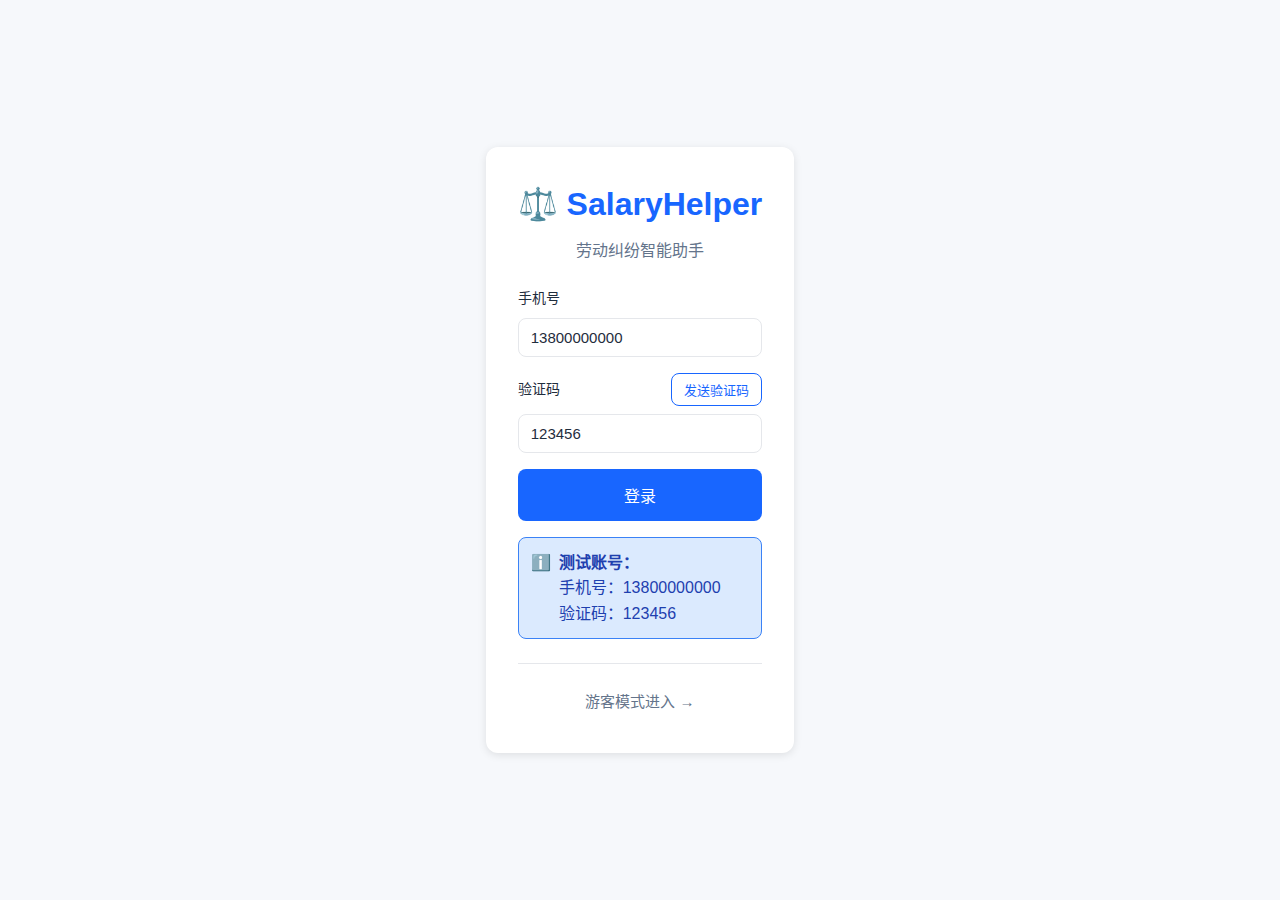
<file: static/kb.html>
<!DOCTYPE html>
<html lang="zh-CN">
<head>
  <meta charset="UTF-8"/>
  <meta name="viewport" content="width=device-width, initial-scale=1.0"/>
  <title>知识库 - SalaryHelper</title>
  <link rel="stylesheet" href="styles.css"/>
</head>
<body>
  <div class="app-container">
    <header class="app-header">
      <div class="app-header-content">
        <a href="index.html" class="app-logo">
          ⚖️ SalaryHelper
        </a>
        <div class="user-info">
          <span id="userName" class="text-secondary">加载中...</span>
          <button id="logoutBtn" class="btn btn-sm btn-ghost">退出</button>
        </div>
      </div>
    </header>

    <div class="main-content">
      <div class="container-wide">
        <div class="flex justify-between items-center mb-lg">
          <div>
            <h2 class="mb-0">劳动法知识库</h2>
            <p class="text-secondary mt-sm">浏览劳动法相关知识、案例分析和常见问题</p>
          </div>
          <a href="index.html" class="btn btn-ghost">
            ← 返回首页
          </a>
        </div>

        <div class="card mb-lg">
          <div class="form-group mb-0">
            <div class="flex gap-sm">
              <input 
                type="search" 
                id="searchInput" 
                class="form-control" 
                placeholder="搜索劳动法相关问题..."
                style="flex: 1;"
              />
              <button id="searchBtn" class="btn btn-primary">
                🔍 搜索
              </button>
            </div>
          </div>
        </div>

        <div style="display: grid; grid-template-columns: 240px 1fr; gap: 24px;" class="kb-container">
          <div>
            <div class="card">
              <h3 class="card-title">分类</h3>
              <div id="categories" class="flex flex-col gap-sm"></div>
            </div>
          </div>

          <div>
            <div id="articlesList"></div>
          </div>
        </div>
      </div>
    </div>

    <div id="articleModal" class="modal-overlay hidden">
      <div class="modal" style="max-width: 800px;">
        <div class="modal-header">
          <h3 class="modal-title" id="articleTitle">文章标题</h3>
          <button class="modal-close" onclick="document.getElementById('articleModal').classList.add('hidden')">&times;</button>
        </div>
        <div class="modal-body">
          <div id="articleContent" style="line-height: 1.8;"></div>
        </div>
      </div>
    </div>
  </div>
  
  <script src="api-client-real.js"></script>
  <script>
    const userName = document.getElementById('userName');
    const logoutBtn = document.getElementById('logoutBtn');
    const searchInput = document.getElementById('searchInput');
    const searchBtn = document.getElementById('searchBtn');
    const categories = document.getElementById('categories');
    const articlesList = document.getElementById('articlesList');
    const articleModal = document.getElementById('articleModal');
    const articleTitle = document.getElementById('articleTitle');
    const articleContent = document.getElementById('articleContent');
    
    let selectedCategory = '全部';
    
    const mockCategories = ['全部', '工资纠纷', '劳动合同', '社保福利', '工伤赔偿', '加班加点', '离职辞退', '常见问题'];
    
    const mockArticles = [
      {
        id: 1,
        category: '工资纠纷',
        title: '用人单位拖欠工资怎么办？',
        summary: '遇到拖欠工资的情况，劳动者可以通过协商、投诉或劳动仲裁等方式维权...',
        content: '用人单位拖欠工资是劳动纠纷中最常见的问题之一。根据《劳动法》第50条规定，工资应当以货币形式按月支付给劳动者本人。\n\n解决方案：\n1. 先与用人单位协商解决\n2. 向劳动监察部门投诉\n3. 申请劳动仲裁\n4. 向人民法院起诉\n\n注意事项：\n• 保留工资条、打卡记录等证据\n• 注意时效期限（1年）\n• 可以要求经济补偿'
      },
      {
        id: 2,
        category: '劳动合同',
        title: '不签劳动合同有什么后果？',
        summary: '用人单位应当自用工之日起一个月内订立书面劳动合同，否则需承担法律责任...',
        content: '根据《劳动合同法》第10条规定，建立劳动关系，应当订立书面劳动合同。\n\n单位不签合同的后果：\n1. 需支付双倍工资（最多11个月）\n2. 视为无固定期限劳动合同\n3. 劳动者可随时解除劳动关系\n\n劳动者权益：\n• 可以要求签订劳动合同\n• 可以要求支付双倍工资\n• 可以主张各项社会保险'
      },
      {
        id: 3,
        category: '社保福利',
        title: '公司不缴纳社保怎么办？',
        summary: '用人单位和劳动者必须依法参加社会保险，缴纳社会保险费...',
        content: '根据《社会保险法》规定，用人单位应当自用工之日起30日内为其职工向社会保险经办机构申请办理社会保险登记。\n\n维权途径：\n1. 向社保部门投诉举报\n2. 申请劳动仲裁\n3. 要求补缴社保\n\n注意事项：\n• 社保是强制性的\n• 单位承担大部分费用\n• 包括养老、医疗、失业、工伤、生育保险'
      },
      {
        id: 4,
        category: '工伤赔偿',
        title: '发生工伤如何申请赔偿？',
        summary: '工伤认定是获得工伤赔偿的前提，应及时向人力资源社会保障部门申请...',
        content: '工伤赔偿流程：\n\n1. 工伤认定（30天内）\n2. 劳动能力鉴定\n3. 工伤待遇申领\n\n赔偿项目：\n• 医疗费\n• 住院伙食补助费\n• 护理费\n• 停工留薪期工资\n• 一次性伤残补助金\n• 一次性工伤医疗补助金\n• 一次性伤残就业补助金\n\n注意事项：\n• 及时就医并保留病历\n• 30天内申请工伤认定\n• 单位拒绝可自行申请'
      },
      {
        id: 5,
        category: '加班加点',
        title: '加班费如何计算？',
        summary: '用人单位安排加班的，应当按照法定标准支付加班费...',
        content: '加班费计算标准：\n\n1. 工作日加班：工资的150%\n2. 休息日加班：工资的200%（不能调休的情况）\n3. 法定节假日加班：工资的300%\n\n计算公式：\n加班费 = 月工资 ÷ 21.75天 ÷ 8小时 × 加班小时数 × 倍数\n\n注意事项：\n• 保留加班证据（打卡记录等）\n• 法定节假日加班必须支付加班费\n• 加班费不能用调休代替'
      },
      {
        id: 6,
        category: '离职辞退',
        title: '公司违法辞退怎么办？',
        summary: '用人单位违法解除劳动合同的，应当支付赔偿金...',
        content: '违法辞退的情形：\n\n1. 无正当理由辞退\n2. 未提前通知辞退\n3. 孕期、产期、哺乳期辞退\n4. 工伤期间辞退\n\n赔偿标准：\n• 经济赔偿金 = 2 × 经济补偿金\n• 经济补偿金 = 工作年限 × 月工资\n\n维权方式：\n1. 要求继续履行合同\n2. 要求支付赔偿金\n3. 申请劳动仲裁\n\n注意事项：\n• 及时固定证据\n• 注意仲裁时效\n• 可以要求出具离职证明'
      }
    ];
    
    function checkLoginStatus() {
      if (!ApiClient.isLoggedIn()) {
        window.location.href = '/static/login.html';
        return false;
      }
      return true;
    }
    
    async function updateUserInfo() {
      if (!checkLoginStatus()) return;
      
      try {
        const user = ApiClient.getCurrentUserSync();
        if (user) {
          userName.textContent = user.name || user.phone;
        }
      } catch (error) {
        console.error('Error updating user info:', error);
      }
    }
    
    function renderCategories() {
      categories.innerHTML = mockCategories.map(cat => `
        <button 
          class="btn ${selectedCategory === cat ? 'btn-primary' : 'btn-ghost'} btn-block text-left"
          onclick="selectCategory('${cat}')"
          style="justify-content: flex-start;"
        >
          ${cat}
        </button>
      `).join('');
    }
    
    function selectCategory(category) {
      selectedCategory = category;
      renderCategories();
      renderArticles();
    }
    
    function renderArticles(searchQuery = '') {
      let filtered = mockArticles;
      
      if (selectedCategory !== '全部') {
        filtered = filtered.filter(a => a.category === selectedCategory);
      }
      
      if (searchQuery) {
        filtered = filtered.filter(a => 
          a.title.includes(searchQuery) || 
          a.summary.includes(searchQuery) ||
          a.content.includes(searchQuery)
        );
      }
      
      if (filtered.length === 0) {
        articlesList.innerHTML = `
          <div class="card">
            <div class="empty-state">
              <div class="empty-state-icon">📚</div>
              <div class="empty-state-title">暂无相关内容</div>
              <div class="empty-state-text">试试其他关键词或分类</div>
            </div>
          </div>
        `;
        return;
      }
      
      articlesList.innerHTML = filtered.map(article => `
        <div class="card mb-lg" style="cursor: pointer;" onclick="openArticle(${article.id})">
          <div class="card-header">
            <h3 class="card-title">${article.title}</h3>
            <div class="badge badge-primary">${article.category}</div>
          </div>
          <div class="card-body">
            <p class="text-secondary mb-0">${article.summary}</p>
          </div>
          <div class="card-footer">
            <span class="text-secondary" style="font-size: 13px;">点击查看详情</span>
            <span>→</span>
          </div>
        </div>
      `).join('');
    }
    
    function openArticle(id) {
      const article = mockArticles.find(a => a.id === id);
      if (!article) return;
      
      articleTitle.textContent = article.title;
      articleContent.innerHTML = `
        <div class="mb-lg">
          <span class="badge badge-primary">${article.category}</span>
        </div>
        <div style="white-space: pre-wrap; line-height: 2;">${article.content}</div>
        <div class="mt-xl p-lg" style="background: var(--bg-secondary); border-radius: 8px;">
          <div class="text-secondary mb-sm">相关服务</div>
          <div class="btn-group">
            <a href="conversations.html" class="btn btn-outline btn-sm">💬 咨询AI助手</a>
            <a href="docgen.html" class="btn btn-outline btn-sm">📄 生成文书</a>
          </div>
        </div>
      `;
      
      articleModal.classList.remove('hidden');
    }
    
    window.selectCategory = selectCategory;
    window.openArticle = openArticle;
    
    searchBtn.addEventListener('click', () => {
      const query = searchInput.value.trim();
      renderArticles(query);
    });
    
    searchInput.addEventListener('keypress', (e) => {
      if (e.key === 'Enter') {
        searchBtn.click();
      }
    });
    
    logoutBtn.addEventListener('click', () => {
      if (confirm('确定要退出登录吗？')) {
        ApiClient.logout();
        window.location.href = '/static/login.html';
      }
    });
    
    if (checkLoginStatus()) {
      updateUserInfo();
      renderCategories();
      renderArticles();
    }
    
    if (window.innerWidth <= 768) {
      document.querySelector('.kb-container').style.gridTemplateColumns = '1fr';
    }
  </script>
</body>
</html>
</file>
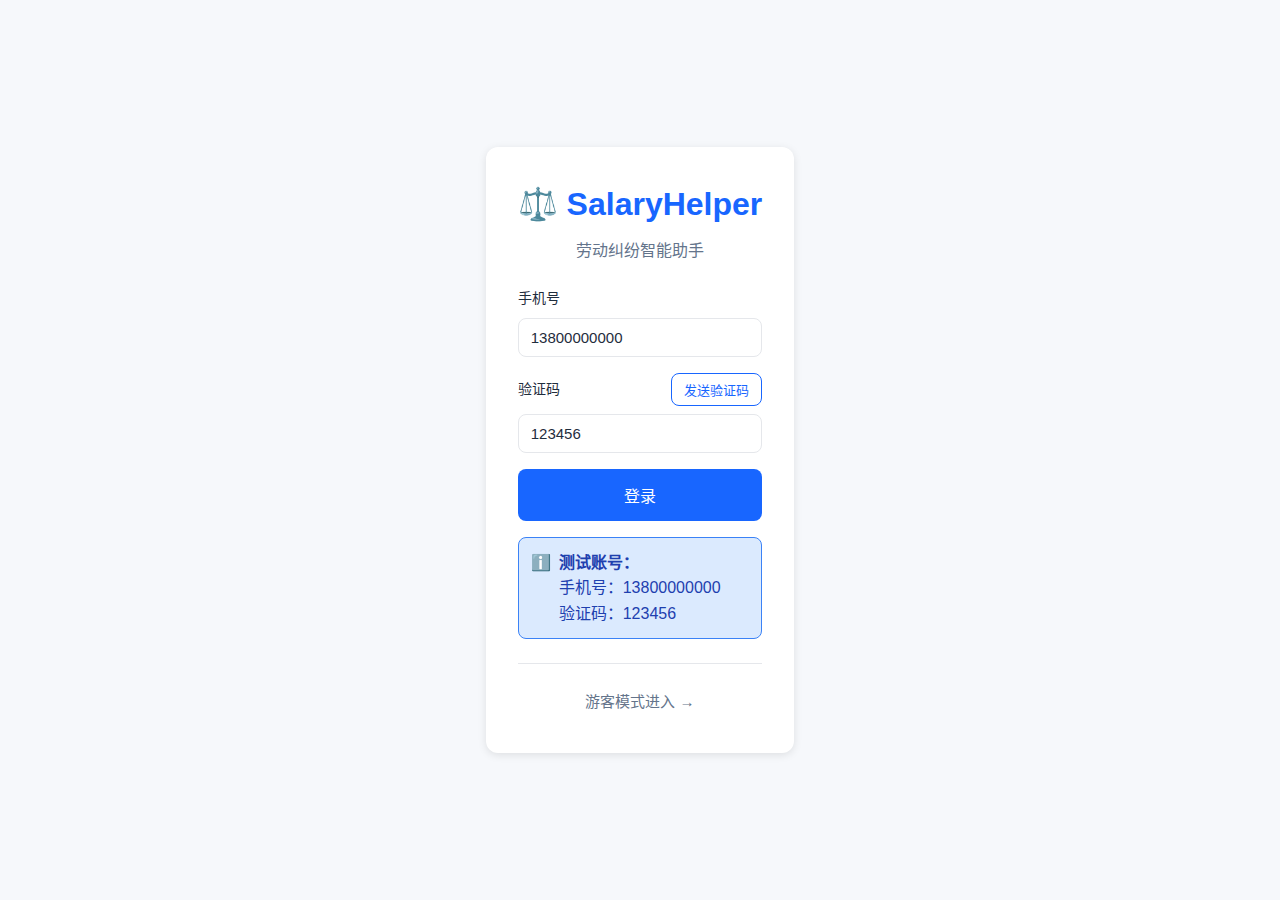
<file: static/login.html>
<!DOCTYPE html>
<html lang="zh-CN">
<head>
  <meta charset="UTF-8"/>
  <meta name="viewport" content="width=device-width, initial-scale=1.0"/>
  <title>登录 - SalaryHelper</title>
  <link rel="stylesheet" href="styles.css"/>
</head>
<body>
  <div class="app-container">
    <div class="main-content" style="display: flex; align-items: center; justify-content: center; min-height: 100vh;">
      <div class="container">
        <div class="text-center mb-xl">
          <div class="app-logo" style="justify-content: center; font-size: 32px; margin-bottom: 8px;">
            ⚖️ SalaryHelper
          </div>
          <p class="text-secondary">劳动纠纷智能助手</p>
        </div>

        <form id="loginForm">
          <div class="form-group">
            <label class="form-label" for="phone">手机号</label>
            <input 
              type="tel" 
              id="phone" 
              class="form-control" 
              placeholder="请输入手机号" 
              value="13800000000" 
              maxlength="11"
              required 
            />
          </div>

          <div class="form-group">
            <div class="flex justify-between items-center mb-sm">
              <label class="form-label" for="code" style="margin: 0;">验证码</label>
              <button 
                type="button" 
                id="sendSms" 
                class="btn btn-sm btn-outline"
              >
                发送验证码
              </button>
            </div>
            <input 
              type="text" 
              id="code" 
              class="form-control" 
              placeholder="请输入6位验证码" 
              value="123456"
              maxlength="6"
              required 
            />
            <small id="smsStatus" class="form-text"></small>
          </div>

          <div class="form-group">
            <button type="submit" id="loginBtn" class="btn btn-primary btn-lg btn-block">
              登录
            </button>
          </div>

          <div id="error" class="alert alert-error hidden">
            <span>⚠️</span>
            <div id="errorText"></div>
          </div>

          <div class="alert alert-info">
            <span>ℹ️</span>
            <div>
              <strong>测试账号：</strong><br/>
              手机号：13800000000<br/>
              验证码：123456
            </div>
          </div>
        </form>

        <div style="margin-top: 24px; text-align: center; padding-top: 16px; border-top: 1px solid var(--border-color);">
          <button id="guestBtn" class="btn btn-ghost">
            游客模式进入 →
          </button>
        </div>
      </div>
    </div>
  </div>
  
  <script src="api-client-real.js"></script>
  <script>
    const phoneInput = document.getElementById('phone');
    const codeInput = document.getElementById('code');
    const sendSmsBtn = document.getElementById('sendSms');
    const loginBtn = document.getElementById('loginBtn');
    const loginForm = document.getElementById('loginForm');
    const guestBtn = document.getElementById('guestBtn');
    const errorDiv = document.getElementById('error');
    const errorText = document.getElementById('errorText');
    const smsStatus = document.getElementById('smsStatus');
    
    let countdown = 0;
    let countdownInterval = null;
    
    function showError(message) {
      errorText.textContent = message;
      errorDiv.classList.remove('hidden');
      setTimeout(() => {
        errorDiv.classList.add('hidden');
      }, 5000);
    }
    
    function startCountdown() {
      countdown = 60;
      sendSmsBtn.disabled = true;
      
      const updateButton = () => {
        sendSmsBtn.textContent = `${countdown}秒后重试`;
        countdown--;
        
        if (countdown < 0) {
          clearInterval(countdownInterval);
          sendSmsBtn.disabled = false;
          sendSmsBtn.textContent = '发送验证码';
        }
      };
      
      updateButton();
      countdownInterval = setInterval(updateButton, 1000);
    }
    
    sendSmsBtn.addEventListener('click', async () => {
      const phone = phoneInput.value.trim();
      
      if (!phone) {
        showError('请输入手机号');
        phoneInput.focus();
        return;
      }
      
      if (!/^1[3-9]\d{9}$/.test(phone)) {
        showError('请输入有效的手机号');
        phoneInput.focus();
        return;
      }
      
      try {
        sendSmsBtn.disabled = true;
        smsStatus.textContent = '发送中...';
        smsStatus.className = 'form-text text-secondary';
        
        const response = await ApiClient.sendSms(phone);
        
        smsStatus.textContent = '✓ 验证码已发送（模拟）';
        smsStatus.className = 'form-text text-success';
        
        if (phone === '13800000000') {
          setTimeout(() => {
            smsStatus.textContent = '验证码：123456';
            smsStatus.className = 'form-text text-primary';
          }, 500);
        }
        
        codeInput.focus();
        startCountdown();
        
      } catch (error) {
        smsStatus.textContent = '';
        showError('发送验证码失败: ' + error.message);
        sendSmsBtn.disabled = false;
      }
    });
    
    loginForm.addEventListener('submit', async (e) => {
      e.preventDefault();
      
      const phone = phoneInput.value.trim();
      const code = codeInput.value.trim();
      
      if (!phone) {
        showError('请输入手机号');
        phoneInput.focus();
        return;
      }
      
      if (!code) {
        showError('请输入验证码');
        codeInput.focus();
        return;
      }
      
      if (!/^1[3-9]\d{9}$/.test(phone)) {
        showError('请输入有效的手机号');
        phoneInput.focus();
        return;
      }
      
      if (!/^\d{6}$/.test(code)) {
        showError('请输入6位验证码');
        codeInput.focus();
        return;
      }
      
      try {
        loginBtn.disabled = true;
        loginBtn.innerHTML = '<div class="loading-spinner" style="width: 20px; height: 20px; border-width: 2px; margin: 0;"></div> 登录中...';
        
        const result = await ApiClient.login(phone, code);
        console.log('Login successful:', result);
        
        setTimeout(() => {
          window.location.href = '/static/index.html';
        }, 300);
        
      } catch (error) {
        showError('登录失败: ' + error.message);
        loginBtn.disabled = false;
        loginBtn.textContent = '登录';
      }
    });
    
    guestBtn.addEventListener('click', () => {
      phoneInput.value = '13800000000';
      codeInput.value = '123456';
      loginForm.dispatchEvent(new Event('submit'));
    });
    
    if (ApiClient.isLoggedIn()) {
      window.location.href = '/static/index.html';
    }
    
    phoneInput.addEventListener('input', (e) => {
      e.target.value = e.target.value.replace(/\D/g, '');
    });
    
    codeInput.addEventListener('input', (e) => {
      e.target.value = e.target.value.replace(/\D/g, '');
    });
    
    phoneInput.addEventListener('keypress', (e) => {
      if (e.key === 'Enter') {
        e.preventDefault();
        sendSmsBtn.click();
      }
    });
  </script>
</body>
</html>
</file>
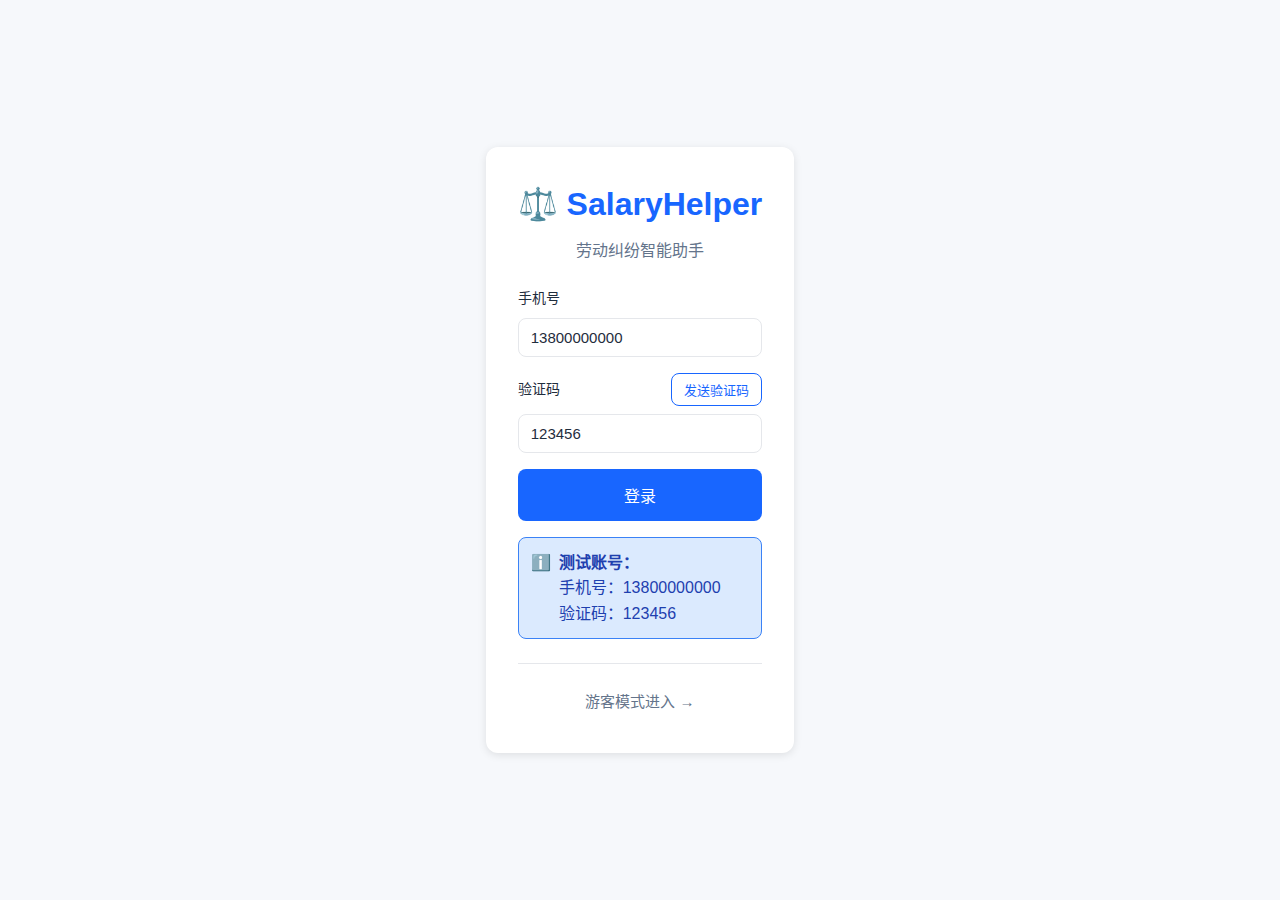
<file: static/me.html>
<!DOCTYPE html>
<html lang="zh-CN">
<head>
  <meta charset="UTF-8"/>
  <meta name="viewport" content="width=device-width, initial-scale=1.0"/>
  <title>用户中心 - SalaryHelper</title>
  <link rel="stylesheet" href="styles.css"/>
</head>
<body>
  <div class="app-container">
    <header class="app-header">
      <div class="app-header-content">
        <a href="index.html" class="app-logo">
          ⚖️ SalaryHelper
        </a>
        <div class="user-info">
          <span id="userName" class="text-secondary">加载中...</span>
          <button id="logoutBtn" class="btn btn-sm btn-danger">退出登录</button>
        </div>
      </div>
    </header>

    <div class="main-content">
      <div class="container-wide">
        <div class="flex justify-between items-center mb-lg">
          <div>
            <h2 class="mb-0">用户中心</h2>
            <p class="text-secondary mt-sm">管理个人信息和账户设置</p>
          </div>
          <a href="index.html" class="btn btn-ghost">
            ← 返回首页
          </a>
        </div>

        <div style="display: grid; grid-template-columns: 2fr 1fr; gap: 24px;" class="user-center-container">
          <div>
            <div class="card mb-lg">
              <div class="card-header">
                <h3 class="card-title">个人信息</h3>
                <button id="editProfileBtn" class="btn btn-sm btn-outline">编辑</button>
              </div>
              <div class="card-body" id="profileInfo">
                <div class="loading">
                  <div class="loading-spinner"></div>
                  <div>加载中...</div>
                </div>
              </div>
            </div>

            <div class="card mb-lg">
              <div class="card-header">
                <h3 class="card-title">我的订单</h3>
                <a href="payment.html" class="btn btn-sm btn-outline">查看全部</a>
              </div>
              <div class="card-body">
                <div id="ordersList"></div>
              </div>
            </div>

            <div class="card">
              <div class="card-header">
                <h3 class="card-title">我的文档</h3>
                <a href="docgen.html" class="btn btn-sm btn-outline">生成文档</a>
              </div>
              <div class="card-body">
                <div id="documentsList"></div>
              </div>
            </div>
          </div>

          <div>
            <div class="card mb-lg">
              <h3 class="card-title">账户统计</h3>
              <div class="stat-card" style="border: none; box-shadow: none; padding: 12px 0;">
                <div class="stat-label">会话总数</div>
                <div class="stat-value" id="conversationCount" style="font-size: 28px;">-</div>
              </div>
              <div class="stat-card" style="border: none; box-shadow: none; padding: 12px 0;">
                <div class="stat-label">文书总数</div>
                <div class="stat-value" id="documentCount" style="font-size: 28px;">-</div>
              </div>
              <div class="stat-card" style="border: none; box-shadow: none; padding: 12px 0;">
                <div class="stat-label">订单总数</div>
                <div class="stat-value" id="orderCount" style="font-size: 28px;">-</div>
              </div>
            </div>

            <div class="card">
              <h3 class="card-title">快捷操作</h3>
              <div class="flex flex-col gap-sm">
                <a href="conversations.html" class="btn btn-outline btn-block">
                  💬 我的会话
                </a>
                <a href="docgen.html" class="btn btn-outline btn-block">
                  📄 生成文书
                </a>
                <a href="payment.html" class="btn btn-outline btn-block">
                  💳 充值付费
                </a>
                <a href="evidence.html" class="btn btn-outline btn-block">
                  📁 证据管理
                </a>
              </div>
            </div>
          </div>
        </div>
      </div>
    </div>
  </div>
  
  <script src="api-client-real.js"></script>
  <script>
    const userName = document.getElementById('userName');
    const logoutBtn = document.getElementById('logoutBtn');
    const editProfileBtn = document.getElementById('editProfileBtn');
    const profileInfo = document.getElementById('profileInfo');
    const ordersList = document.getElementById('ordersList');
    const documentsList = document.getElementById('documentsList');
    const conversationCount = document.getElementById('conversationCount');
    const documentCount = document.getElementById('documentCount');
    const orderCount = document.getElementById('orderCount');
    
    function checkLoginStatus() {
      if (!ApiClient.isLoggedIn()) {
        window.location.href = '/static/login.html';
        return false;
      }
      return true;
    }
    
    async function loadUserProfile() {
      if (!checkLoginStatus()) return;
      
      try {
        const user = await ApiClient.getCurrentUser();
        
        userName.textContent = user.name || user.phone;
        
        profileInfo.innerHTML = `
          <div style="display: flex; gap: 24px; align-items: center; margin-bottom: 24px;">
            <div class="user-avatar" style="width: 80px; height: 80px; font-size: 32px;">
              ${(user.name || user.phone).charAt(0)}
            </div>
            <div>
              <h3 class="mb-sm">${user.name || '未设置昵称'}</h3>
              <div class="text-secondary">手机号: ${user.phone}</div>
              <div class="text-secondary">ID: ${user.id}</div>
            </div>
          </div>
          <div style="display: grid; grid-template-columns: repeat(2, 1fr); gap: 16px;">
            <div>
              <div class="form-label">注册时间</div>
              <div>${new Date(user.created_at).toLocaleString('zh-CN')}</div>
            </div>
            <div>
              <div class="form-label">账户状态</div>
              <div><span class="badge badge-success">正常</span></div>
            </div>
          </div>
        `;
        
      } catch (error) {
        console.error('Failed to load user profile:', error);
        profileInfo.innerHTML = `
          <div class="alert alert-error">
            <span>⚠️</span>
            <div>加载用户信息失败: ${error.message}</div>
          </div>
        `;
      }
    }
    
    async function loadOrders() {
      if (!checkLoginStatus()) return;
      
      try {
        const orders = await ApiClient.listOrders();
        
        if (orders.length === 0) {
          ordersList.innerHTML = '<div class="empty-state" style="padding: 32px;"><div class="text-secondary">暂无订单</div></div>';
          return;
        }
        
        const recentOrders = orders.slice(0, 3);
        
        ordersList.innerHTML = recentOrders.map(order => `
          <div style="padding: 12px; border-bottom: 1px solid var(--border-color);">
            <div class="flex justify-between items-center mb-sm">
              <div style="font-weight: 600;">${order.product_type || '服务'}</div>
              <div class="badge ${order.status === 'paid' ? 'badge-success' : 'badge-warning'}">
                ${order.status === 'paid' ? '已支付' : order.status === 'pending' ? '待支付' : order.status}
              </div>
            </div>
            <div class="text-secondary" style="font-size: 13px;">
              <div>金额: ¥${order.amount.toFixed(2)}</div>
              <div>时间: ${new Date(order.created_at).toLocaleString('zh-CN')}</div>
            </div>
          </div>
        `).join('');
        
      } catch (error) {
        console.error('Failed to load orders:', error);
        ordersList.innerHTML = '<div class="text-secondary text-center p-lg">加载失败</div>';
      }
    }
    
    async function loadDocuments() {
      if (!checkLoginStatus()) return;
      
      try {
        const documents = await ApiClient.listDocuments();
        
        if (documents.length === 0) {
          documentsList.innerHTML = '<div class="empty-state" style="padding: 32px;"><div class="text-secondary">暂无文档</div></div>';
          return;
        }
        
        const recentDocs = documents.slice(0, 3);
        
        documentsList.innerHTML = recentDocs.map(doc => `
          <div style="padding: 12px; border-bottom: 1px solid var(--border-color);">
            <div class="flex justify-between items-center mb-sm">
              <div style="font-weight: 600;">${doc.title || '未命名文档'}</div>
              <div class="badge ${doc.status === 'completed' ? 'badge-success' : 'badge-warning'}">
                ${doc.status === 'completed' ? '已完成' : doc.status}
              </div>
            </div>
            <div class="text-secondary" style="font-size: 13px;">
              ${new Date(doc.created_at).toLocaleString('zh-CN')}
            </div>
          </div>
        `).join('');
        
      } catch (error) {
        console.error('Failed to load documents:', error);
        documentsList.innerHTML = '<div class="text-secondary text-center p-lg">加载失败</div>';
      }
    }
    
    async function loadStats() {
      if (!checkLoginStatus()) return;
      
      try {
        const [conversations, documents, orders] = await Promise.all([
          ApiClient.listConversations().catch(() => []),
          ApiClient.listDocuments().catch(() => []),
          ApiClient.listOrders().catch(() => [])
        ]);
        
        conversationCount.textContent = conversations.length;
        documentCount.textContent = documents.length;
        orderCount.textContent = orders.length;
      } catch (error) {
        console.error('Failed to load stats:', error);
      }
    }
    
    editProfileBtn.addEventListener('click', () => {
      alert('个人信息编辑功能开发中...');
    });
    
    logoutBtn.addEventListener('click', () => {
      if (confirm('确定要退出登录吗？')) {
        ApiClient.logout();
        window.location.href = '/static/login.html';
      }
    });
    
    if (checkLoginStatus()) {
      loadUserProfile();
      loadOrders();
      loadDocuments();
      loadStats();
    }
    
    if (window.innerWidth <= 768) {
      document.querySelector('.user-center-container').style.gridTemplateColumns = '1fr';
    }
  </script>
</body>
</html>
</file>
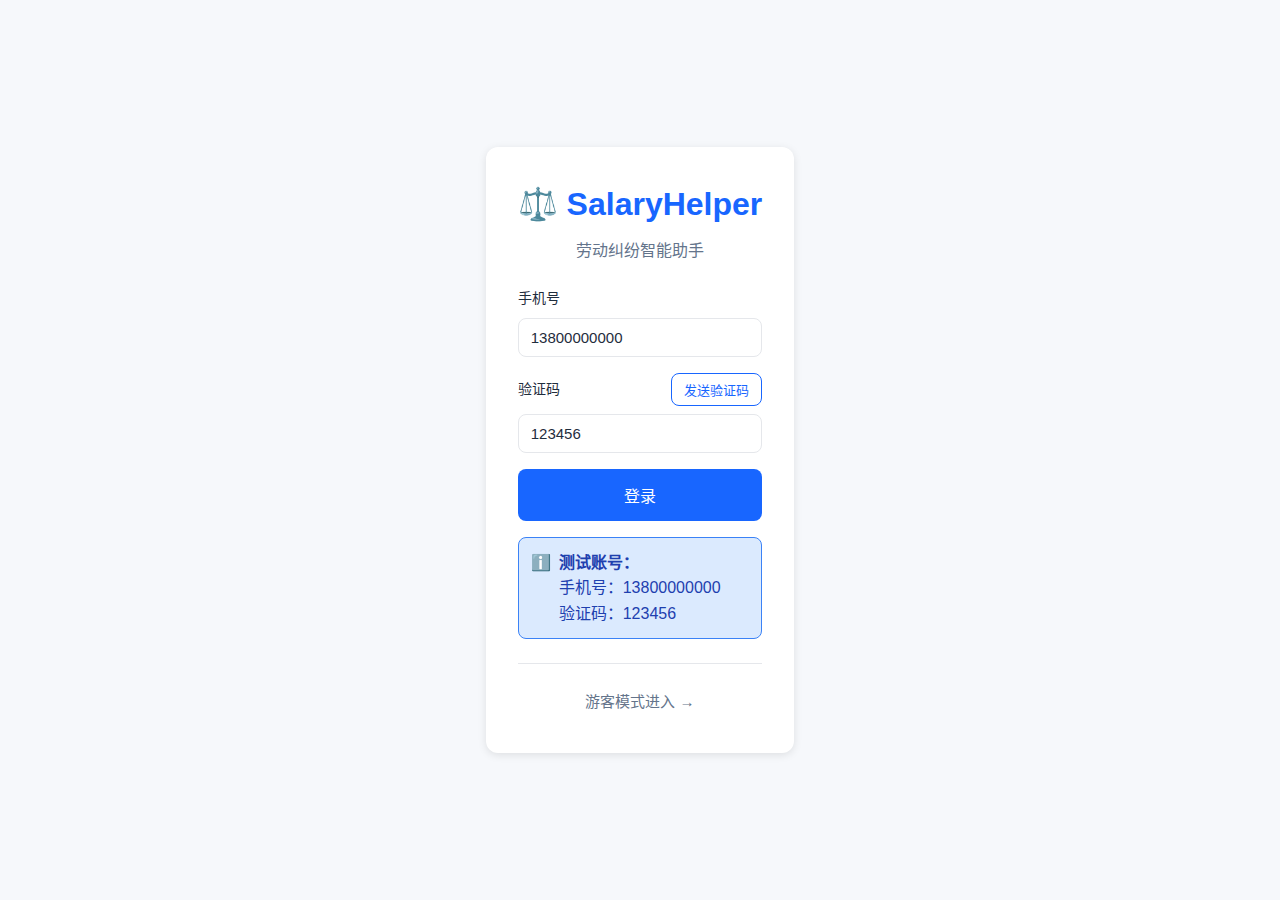
<file: static/payment.html>
<!DOCTYPE html>
<html lang="zh-CN">
<head>
  <meta charset="UTF-8"/>
  <meta name="viewport" content="width=device-width, initial-scale=1.0"/>
  <title>支付充值 - SalaryHelper</title>
  <link rel="stylesheet" href="styles.css"/>
</head>
<body>
  <div class="app-container">
    <header class="app-header">
      <div class="app-header-content">
        <a href="index.html" class="app-logo">
          ⚖️ SalaryHelper
        </a>
        <div class="user-info">
          <span id="userName" class="text-secondary">加载中...</span>
          <button id="logoutBtn" class="btn btn-sm btn-ghost">退出</button>
        </div>
      </div>
    </header>

    <div class="main-content">
      <div class="container-wide">
        <div class="flex justify-between items-center mb-lg">
          <div>
            <h2 class="mb-0">支付充值</h2>
            <p class="text-secondary mt-sm">购买咨询服务和文书生成套餐</p>
          </div>
          <a href="index.html" class="btn btn-ghost">
            ← 返回首页
          </a>
        </div>

        <div style="display: grid; grid-template-columns: 2fr 1fr; gap: 24px;" class="payment-container">
          <div>
            <div class="card mb-lg">
              <h3 class="card-title">选择服务套餐</h3>
              <div style="display: grid; grid-template-columns: repeat(2, 1fr); gap: 16px;">
                <div class="card package-card" data-type="consultation" data-amount="99" style="cursor: pointer; transition: all 0.2s;">
                  <div style="text-align: center;">
                    <div style="font-size: 32px; margin-bottom: 12px;">💬</div>
                    <h4>基础咨询</h4>
                    <div class="stat-value" style="color: var(--primary-color); font-size: 28px; margin: 12px 0;">
                      ¥99
                    </div>
                    <div class="text-secondary" style="font-size: 13px;">
                      • 10次AI对话咨询<br/>
                      • 基础法律建议<br/>
                      • 7天有效期
                    </div>
                  </div>
                </div>

                <div class="card package-card" data-type="document" data-amount="199" style="cursor: pointer; transition: all 0.2s;">
                  <div style="text-align: center;">
                    <div style="font-size: 32px; margin-bottom: 12px;">📄</div>
                    <h4>文书套餐</h4>
                    <div class="stat-value" style="color: var(--primary-color); font-size: 28px; margin: 12px 0;">
                      ¥199
                    </div>
                    <div class="text-secondary" style="font-size: 13px;">
                      • 5份文书生成<br/>
                      • 专业模板<br/>
                      • 30天有效期
                    </div>
                  </div>
                </div>

                <div class="card package-card" data-type="premium" data-amount="499" style="cursor: pointer; transition: all 0.2s;">
                  <div style="text-align: center;">
                    <div style="font-size: 32px; margin-bottom: 12px;">⭐</div>
                    <h4>高级会员</h4>
                    <div class="stat-value" style="color: var(--primary-color); font-size: 28px; margin: 12px 0;">
                      ¥499
                    </div>
                    <div class="text-secondary" style="font-size: 13px;">
                      • 无限AI对话<br/>
                      • 无限文书生成<br/>
                      • 90天有效期
                    </div>
                  </div>
                </div>

                <div class="card package-card" data-type="vip" data-amount="999" style="cursor: pointer; transition: all 0.2s;">
                  <div style="text-align: center;">
                    <div style="font-size: 32px; margin-bottom: 12px;">👑</div>
                    <h4>VIP会员</h4>
                    <div class="stat-value" style="color: var(--primary-color); font-size: 28px; margin: 12px 0;">
                      ¥999
                    </div>
                    <div class="text-secondary" style="font-size: 13px;">
                      • VIP专属服务<br/>
                      • 优先响应<br/>
                      • 365天有效期
                    </div>
                  </div>
                </div>
              </div>
            </div>

            <div id="paymentSection" class="card hidden">
              <h3 class="card-title">支付方式</h3>
              <div style="display: grid; grid-template-columns: repeat(2, 1fr); gap: 16px; margin-bottom: 24px;">
                <div class="card payment-method" data-method="wechat" style="cursor: pointer; padding: 20px; text-align: center;">
                  <div style="font-size: 48px; margin-bottom: 8px;">💚</div>
                  <div style="font-weight: 600;">微信支付</div>
                </div>
                <div class="card payment-method" data-method="alipay" style="cursor: pointer; padding: 20px; text-align: center;">
                  <div style="font-size: 48px; margin-bottom: 8px;">💙</div>
                  <div style="font-weight: 600;">支付宝</div>
                </div>
              </div>
              <button id="confirmPayBtn" class="btn btn-primary btn-block btn-lg" disabled>
                确认支付
              </button>
            </div>
          </div>

          <div>
            <div class="card mb-lg">
              <h3 class="card-title">订单信息</h3>
              <div id="orderInfo" class="text-secondary text-center p-xl">
                请选择服务套餐
              </div>
            </div>

            <div class="card">
              <h3 class="card-title">我的订单</h3>
              <div id="orderHistory"></div>
            </div>
          </div>
        </div>
      </div>
    </div>

    <div id="paymentModal" class="modal-overlay hidden">
      <div class="modal">
        <div class="modal-header">
          <h3 class="modal-title">支付确认</h3>
          <button class="modal-close" onclick="document.getElementById('paymentModal').classList.add('hidden')">&times;</button>
        </div>
        <div class="modal-body text-center">
          <div id="qrCode" style="font-size: 120px; margin: 24px 0;">📱</div>
          <div id="paymentAmount" class="stat-value mb-lg">¥0</div>
          <div class="text-secondary mb-xl">
            这是模拟支付环境<br/>
            点击下方按钮完成支付
          </div>
        </div>
        <div class="modal-footer">
          <button id="cancelPayBtn" class="btn btn-secondary">取消</button>
          <button id="mockPayBtn" class="btn btn-success">模拟支付成功</button>
        </div>
      </div>
    </div>
  </div>
  
  <script src="api-client-real.js"></script>
  <script>
    const userName = document.getElementById('userName');
    const logoutBtn = document.getElementById('logoutBtn');
    const paymentSection = document.getElementById('paymentSection');
    const orderInfo = document.getElementById('orderInfo');
    const orderHistory = document.getElementById('orderHistory');
    const confirmPayBtn = document.getElementById('confirmPayBtn');
    const paymentModal = document.getElementById('paymentModal');
    const qrCode = document.getElementById('qrCode');
    const paymentAmount = document.getElementById('paymentAmount');
    const cancelPayBtn = document.getElementById('cancelPayBtn');
    const mockPayBtn = document.getElementById('mockPayBtn');
    
    let selectedPackage = null;
    let selectedMethod = null;
    let currentOrderId = null;
    
    function checkLoginStatus() {
      if (!ApiClient.isLoggedIn()) {
        window.location.href = '/static/login.html';
        return false;
      }
      return true;
    }
    
    async function updateUserInfo() {
      if (!checkLoginStatus()) return;
      
      try {
        const user = ApiClient.getCurrentUserSync();
        if (user) {
          userName.textContent = user.name || user.phone;
        }
      } catch (error) {
        console.error('Error updating user info:', error);
      }
    }
    
    async function loadOrderHistory() {
      if (!checkLoginStatus()) return;
      
      try {
        const orders = await ApiClient.listOrders();
        
        if (orders.length === 0) {
          orderHistory.innerHTML = '<div class="empty-state" style="padding: 24px;"><div class="text-secondary">暂无订单</div></div>';
          return;
        }
        
        orderHistory.innerHTML = orders.slice(0, 5).map(order => `
          <div style="padding: 12px; border-bottom: 1px solid var(--border-color);">
            <div class="flex justify-between items-center mb-sm">
              <div style="font-size: 13px; font-weight: 600;">${order.product_type}</div>
              <div class="badge ${order.status === 'paid' ? 'badge-success' : 'badge-warning'}">
                ${order.status === 'paid' ? '已支付' : '待支付'}
              </div>
            </div>
            <div class="text-secondary" style="font-size: 12px;">
              <div>¥${order.amount.toFixed(2)}</div>
              <div>${new Date(order.created_at).toLocaleString('zh-CN')}</div>
            </div>
          </div>
        `).join('');
        
      } catch (error) {
        console.error('Failed to load orders:', error);
        orderHistory.innerHTML = '<div class="text-secondary text-center p-lg">加载失败</div>';
      }
    }
    
    document.querySelectorAll('.package-card').forEach(card => {
      card.addEventListener('click', () => {
        document.querySelectorAll('.package-card').forEach(c => {
          c.style.borderColor = 'var(--border-color)';
          c.style.boxShadow = 'var(--shadow-sm)';
        });
        
        card.style.borderColor = 'var(--primary-color)';
        card.style.boxShadow = '0 0 0 2px var(--primary-light)';
        
        selectedPackage = {
          type: card.dataset.type,
          amount: parseFloat(card.dataset.amount),
          name: card.querySelector('h4').textContent
        };
        
        updateOrderInfo();
        paymentSection.classList.remove('hidden');
      });
    });
    
    document.querySelectorAll('.payment-method').forEach(method => {
      method.addEventListener('click', () => {
        document.querySelectorAll('.payment-method').forEach(m => {
          m.style.borderColor = 'var(--border-color)';
        });
        
        method.style.borderColor = 'var(--primary-color)';
        
        selectedMethod = method.dataset.method;
        confirmPayBtn.disabled = false;
      });
    });
    
    function updateOrderInfo() {
      if (!selectedPackage) return;
      
      orderInfo.innerHTML = `
        <div style="text-align: left;">
          <div class="mb-lg">
            <div class="form-label">服务套餐</div>
            <div style="font-weight: 600;">${selectedPackage.name}</div>
          </div>
          <div class="mb-lg">
            <div class="form-label">支付金额</div>
            <div class="stat-value" style="color: var(--primary-color);">¥${selectedPackage.amount.toFixed(2)}</div>
          </div>
          <div class="alert alert-info">
            <span>ℹ️</span>
            <div><small>这是演示环境，实际不会扣费</small></div>
          </div>
        </div>
      `;
    }
    
    confirmPayBtn.addEventListener('click', async () => {
      if (!selectedPackage || !selectedMethod) return;
      
      try {
        confirmPayBtn.disabled = true;
        confirmPayBtn.innerHTML = '<div class="loading-spinner" style="width: 16px; height: 16px; border-width: 2px; margin: 0;"></div> 创建订单...';
        
        const order = await ApiClient.createOrder({
          product_type: selectedPackage.type,
          amount: selectedPackage.amount,
          payment_method: selectedMethod
        });
        
        currentOrderId = order.order_id || order.id;
        
        paymentAmount.textContent = `¥${selectedPackage.amount.toFixed(2)}`;
        qrCode.textContent = selectedMethod === 'wechat' ? '💚' : '💙';
        
        paymentModal.classList.remove('hidden');
        
      } catch (error) {
        console.error('Failed to create order:', error);
        alert('创建订单失败: ' + error.message);
      } finally {
        confirmPayBtn.disabled = false;
        confirmPayBtn.innerHTML = '确认支付';
      }
    });
    
    mockPayBtn.addEventListener('click', async () => {
      if (!currentOrderId) return;
      
      try {
        mockPayBtn.disabled = true;
        mockPayBtn.innerHTML = '<div class="loading-spinner" style="width: 16px; height: 16px; border-width: 2px; margin: 0;"></div> 处理中...';
        
        await ApiClient.payOrder(currentOrderId);
        
        paymentModal.classList.add('hidden');
        
        alert('支付成功！');
        
        selectedPackage = null;
        selectedMethod = null;
        currentOrderId = null;
        
        paymentSection.classList.add('hidden');
        orderInfo.innerHTML = '<div class="text-secondary text-center p-xl">请选择服务套餐</div>';
        
        document.querySelectorAll('.package-card').forEach(c => {
          c.style.borderColor = 'var(--border-color)';
          c.style.boxShadow = 'var(--shadow-sm)';
        });
        
        document.querySelectorAll('.payment-method').forEach(m => {
          m.style.borderColor = 'var(--border-color)';
        });
        
        await loadOrderHistory();
        
      } catch (error) {
        console.error('Payment failed:', error);
        alert('支付失败: ' + error.message);
      } finally {
        mockPayBtn.disabled = false;
        mockPayBtn.innerHTML = '模拟支付成功';
      }
    });
    
    cancelPayBtn.addEventListener('click', () => {
      paymentModal.classList.add('hidden');
    });
    
    logoutBtn.addEventListener('click', () => {
      if (confirm('确定要退出登录吗？')) {
        ApiClient.logout();
        window.location.href = '/static/login.html';
      }
    });
    
    if (checkLoginStatus()) {
      updateUserInfo();
      loadOrderHistory();
    }
    
    if (window.innerWidth <= 768) {
      document.querySelector('.payment-container').style.gridTemplateColumns = '1fr';
    }
  </script>
</body>
</html>
</file>
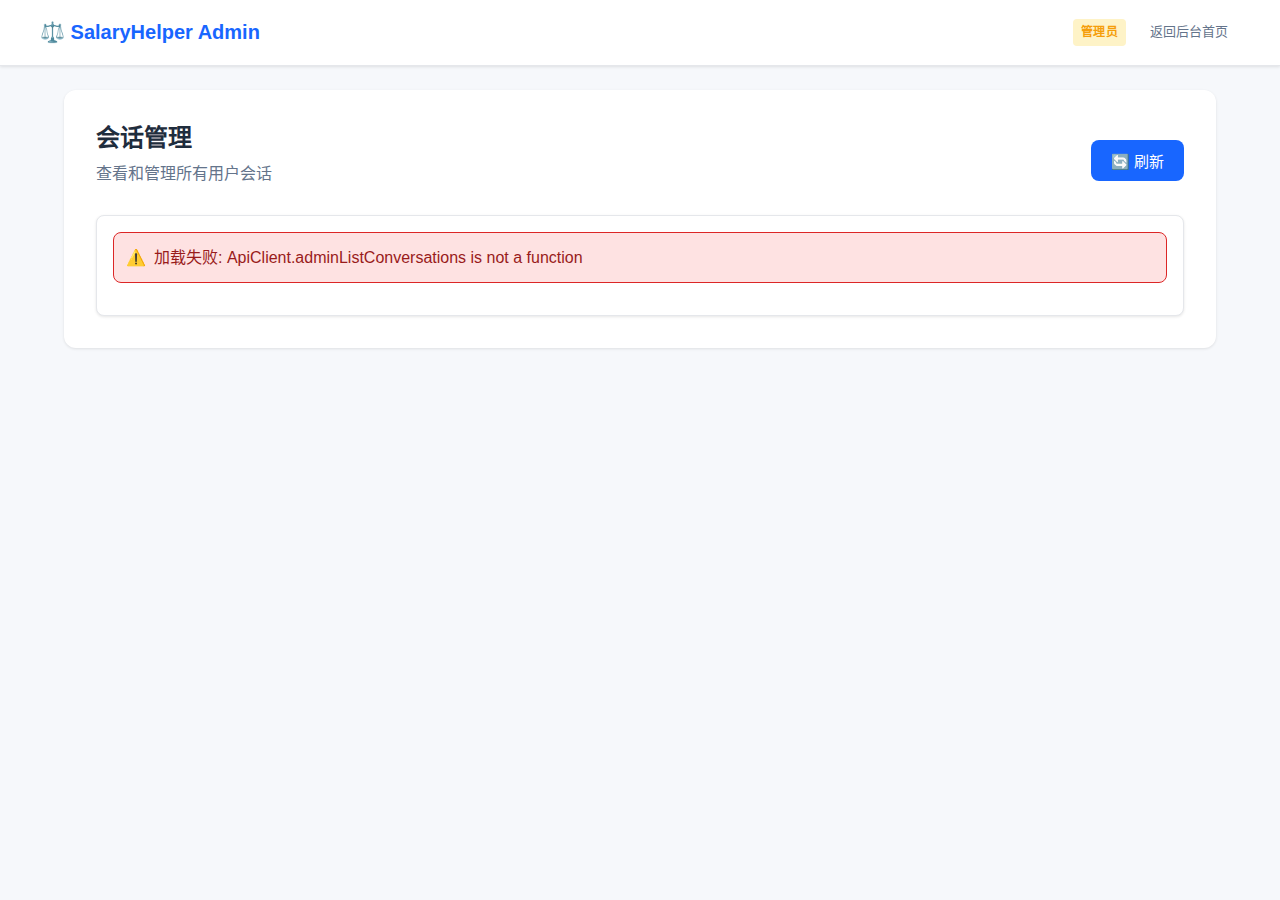
<file: static/admin/conversations.html>
<!DOCTYPE html>
<html lang="zh-CN">
<head>
  <meta charset="UTF-8"/>
  <meta name="viewport" content="width=device-width, initial-scale=1.0"/>
  <title>会话管理 - SalaryHelper Admin</title>
  <link rel="stylesheet" href="../styles.css"/>
</head>
<body>
  <div class="app-container">
    <header class="app-header">
      <div class="app-header-content">
        <a href="index.html" class="app-logo">⚖️ SalaryHelper Admin</a>
        <div class="user-info">
          <span class="badge badge-warning">管理员</span>
          <a href="index.html" class="btn btn-sm btn-ghost">返回后台首页</a>
        </div>
      </div>
    </header>

    <div class="main-content">
      <div class="container-wide">
        <div class="flex justify-between items-center mb-lg">
          <div>
            <h2 class="mb-0">会话管理</h2>
            <p class="text-secondary mt-sm">查看和管理所有用户会话</p>
          </div>
          <button id="refreshBtn" class="btn btn-primary">🔄 刷新</button>
        </div>

        <div class="card">
          <div id="conversationTableContainer"></div>
        </div>
      </div>
    </div>
  </div>
  
  <script src="../api-client-real.js"></script>
  <script>
    async function loadConversations() {
      const container = document.getElementById('conversationTableContainer');
      try {
        container.innerHTML = '<div class="loading"><div class="loading-spinner"></div><div>加载中...</div></div>';
        const conversations = await ApiClient.adminListConversations();
        
        if (conversations.length === 0) {
          container.innerHTML = '<div class="empty-state"><div class="empty-state-icon">💬</div><div class="empty-state-title">暂无会话</div></div>';
          return;
        }
        
        container.innerHTML = `
          <div class="table-container">
            <table class="table">
              <thead>
                <tr>
                  <th>会话ID</th>
                  <th>标题</th>
                  <th>用户</th>
                  <th>创建时间</th>
                  <th>操作</th>
                </tr>
              </thead>
              <tbody>
                ${conversations.map(conv => `
                  <tr>
                    <td>${conv.id.substring(0, 8)}...</td>
                    <td>${conv.title || '未命名会话'}</td>
                    <td>${conv.phone || conv.user_name || '-'}</td>
                    <td>${new Date(conv.created_at).toLocaleString('zh-CN')}</td>
                    <td>
                      <div class="table-actions">
                        <button class="btn btn-sm btn-outline" onclick="alert('查看会话详情')">查看</button>
                      </div>
                    </td>
                  </tr>
                `).join('')}
              </tbody>
            </table>
          </div>
        `;
      } catch (error) {
        container.innerHTML = `<div class="alert alert-error"><span>⚠️</span><div>加载失败: ${error.message}</div></div>`;
      }
    }
    
    document.getElementById('refreshBtn').addEventListener('click', loadConversations);
    loadConversations();
  </script>
</body>
</html>
</file>
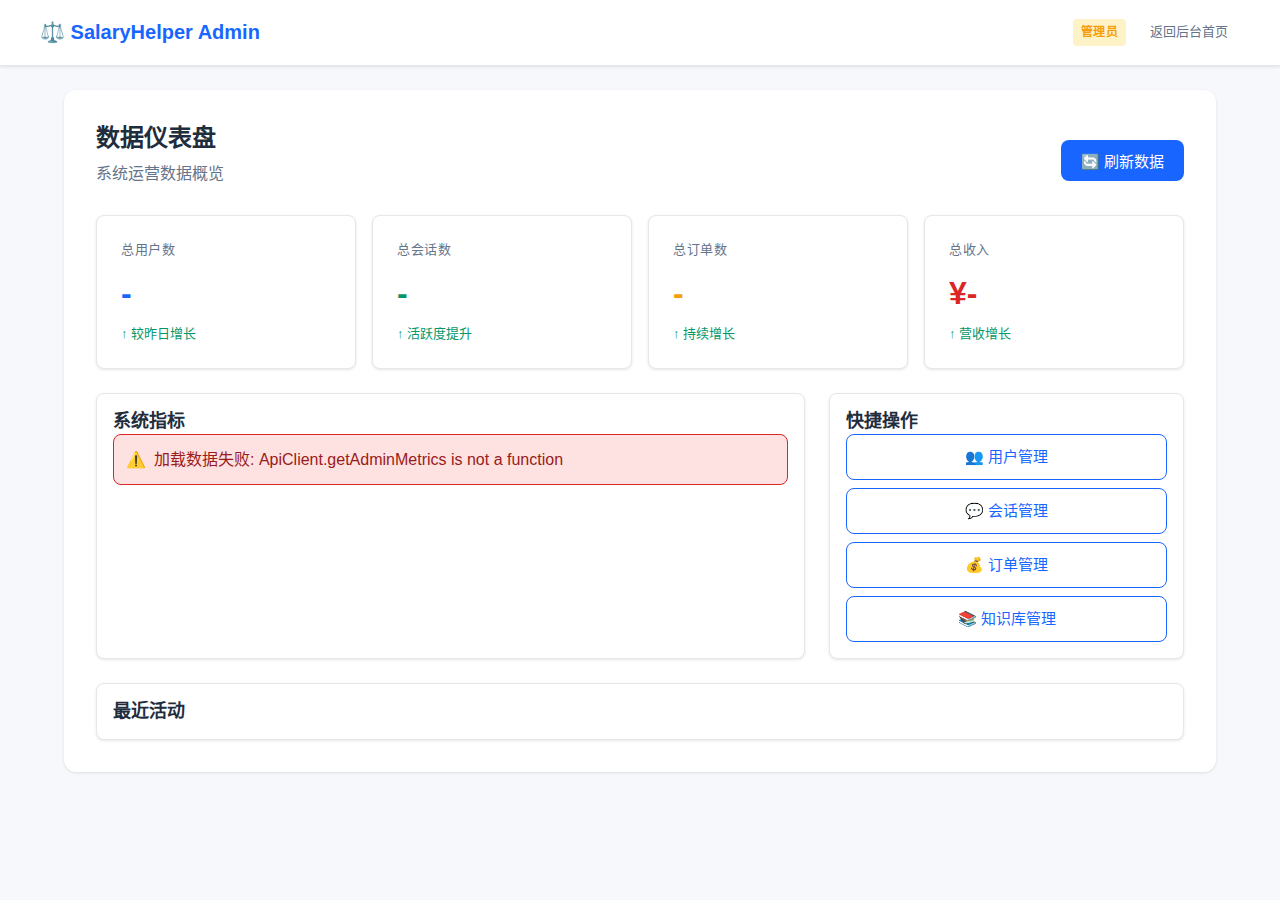
<file: static/admin/dashboard.html>
<!DOCTYPE html>
<html lang="zh-CN">
<head>
  <meta charset="UTF-8"/>
  <meta name="viewport" content="width=device-width, initial-scale=1.0"/>
  <title>数据仪表盘 - SalaryHelper Admin</title>
  <link rel="stylesheet" href="../styles.css"/>
</head>
<body>
  <div class="app-container">
    <header class="app-header">
      <div class="app-header-content">
        <a href="index.html" class="app-logo">
          ⚖️ SalaryHelper Admin
        </a>
        <div class="user-info">
          <span class="badge badge-warning">管理员</span>
          <a href="index.html" class="btn btn-sm btn-ghost">返回后台首页</a>
        </div>
      </div>
    </header>

    <div class="main-content">
      <div class="container-wide">
        <div class="flex justify-between items-center mb-lg">
          <div>
            <h2 class="mb-0">数据仪表盘</h2>
            <p class="text-secondary mt-sm">系统运营数据概览</p>
          </div>
          <button id="refreshBtn" class="btn btn-primary">
            🔄 刷新数据
          </button>
        </div>

        <div class="stats-grid mb-xl">
          <div class="stat-card">
            <div class="stat-label">总用户数</div>
            <div class="stat-value" id="totalUsers" style="color: var(--primary-color);">-</div>
            <div class="stat-change positive">
              <span>↑ 较昨日增长</span>
            </div>
          </div>

          <div class="stat-card">
            <div class="stat-label">总会话数</div>
            <div class="stat-value" id="totalConversations" style="color: var(--success-color);">-</div>
            <div class="stat-change positive">
              <span>↑ 活跃度提升</span>
            </div>
          </div>

          <div class="stat-card">
            <div class="stat-label">总订单数</div>
            <div class="stat-value" id="totalOrders" style="color: var(--warning-color);">-</div>
            <div class="stat-change positive">
              <span>↑ 持续增长</span>
            </div>
          </div>

          <div class="stat-card">
            <div class="stat-label">总收入</div>
            <div class="stat-value" id="totalRevenue" style="color: var(--error-color);">¥-</div>
            <div class="stat-change positive">
              <span>↑ 营收增长</span>
            </div>
          </div>
        </div>

        <div style="display: grid; grid-template-columns: 2fr 1fr; gap: 24px; margin-bottom: 24px;" class="dashboard-grid">
          <div class="card">
            <h3 class="card-title">系统指标</h3>
            <div id="metricsData"></div>
          </div>

          <div class="card">
            <h3 class="card-title">快捷操作</h3>
            <div class="flex flex-col gap-sm">
              <a href="users.html" class="btn btn-outline btn-block">
                👥 用户管理
              </a>
              <a href="conversations.html" class="btn btn-outline btn-block">
                💬 会话管理
              </a>
              <a href="orders.html" class="btn btn-outline btn-block">
                💰 订单管理
              </a>
              <a href="kb.html" class="btn btn-outline btn-block">
                📚 知识库管理
              </a>
            </div>
          </div>
        </div>

        <div class="card">
          <h3 class="card-title">最近活动</h3>
          <div id="recentActivity"></div>
        </div>
      </div>
    </div>
  </div>
  
  <script src="../api-client-real.js"></script>
  <script>
    const totalUsers = document.getElementById('totalUsers');
    const totalConversations = document.getElementById('totalConversations');
    const totalOrders = document.getElementById('totalOrders');
    const totalRevenue = document.getElementById('totalRevenue');
    const metricsData = document.getElementById('metricsData');
    const recentActivity = document.getElementById('recentActivity');
    const refreshBtn = document.getElementById('refreshBtn');

    async function loadDashboard() {
      try {
        refreshBtn.disabled = true;
        refreshBtn.innerHTML = '<div class="loading-spinner" style="width: 16px; height: 16px; border-width: 2px; margin: 0;"></div> 加载中...';

        const [metrics, users, conversations, orders] = await Promise.all([
          ApiClient.getAdminMetrics().catch(() => ({})),
          ApiClient.adminListUsers().catch(() => []),
          ApiClient.adminListConversations().catch(() => []),
          ApiClient.adminListOrders().catch(() => [])
        ]);

        totalUsers.textContent = users.length || metrics.total_users || 0;
        totalConversations.textContent = conversations.length || metrics.total_conversations || 0;
        totalOrders.textContent = orders.length || metrics.total_orders || 0;

        const revenue = orders.reduce((sum, order) => sum + (order.amount || 0), 0);
        totalRevenue.textContent = `¥${revenue.toFixed(2)}`;

        metricsData.innerHTML = `
          <div style="padding: 16px 0;">
            <div style="display: grid; grid-template-columns: repeat(2, 1fr); gap: 16px;">
              <div>
                <div class="form-label">今日新增用户</div>
                <div style="font-size: 20px; font-weight: 600;">${metrics.today_new_users || 0}</div>
              </div>
              <div>
                <div class="form-label">今日活跃用户</div>
                <div style="font-size: 20px; font-weight: 600;">${metrics.today_active_users || 0}</div>
              </div>
              <div>
                <div class="form-label">今日新增会话</div>
                <div style="font-size: 20px; font-weight: 600;">${metrics.today_new_conversations || 0}</div>
              </div>
              <div>
                <div class="form-label">今日新增订单</div>
                <div style="font-size: 20px; font-weight: 600;">${metrics.today_new_orders || 0}</div>
              </div>
            </div>
          </div>
        `;

        const recentItems = [
          ...users.slice(0, 2).map(u => ({ type: '新用户注册', text: `${u.phone} 注册了账号`, time: u.created_at })),
          ...conversations.slice(0, 2).map(c => ({ type: '新会话', text: `${c.phone || '用户'} 创建了会话`, time: c.created_at })),
          ...orders.slice(0, 2).map(o => ({ type: '新订单', text: `${o.phone || '用户'} 创建了订单 ¥${o.amount}`, time: o.created_at }))
        ].sort((a, b) => new Date(b.time) - new Date(a.time)).slice(0, 8);

        if (recentItems.length === 0) {
          recentActivity.innerHTML = '<div class="empty-state" style="padding: 32px;"><div class="text-secondary">暂无最近活动</div></div>';
        } else {
          recentActivity.innerHTML = recentItems.map(item => `
            <div style="padding: 12px; border-bottom: 1px solid var(--border-color);">
              <div class="flex justify-between items-center">
                <div>
                  <span class="badge badge-primary">${item.type}</span>
                  <span class="ml-md">${item.text}</span>
                </div>
                <div class="text-secondary" style="font-size: 13px;">${new Date(item.time).toLocaleString('zh-CN')}</div>
              </div>
            </div>
          `).join('');
        }

      } catch (error) {
        console.error('Failed to load dashboard:', error);
        metricsData.innerHTML = `<div class="alert alert-error"><span>⚠️</span><div>加载数据失败: ${error.message}</div></div>`;
      } finally {
        refreshBtn.disabled = false;
        refreshBtn.innerHTML = '🔄 刷新数据';
      }
    }

    refreshBtn.addEventListener('click', loadDashboard);

    loadDashboard();

    if (window.innerWidth <= 768) {
      document.querySelector('.dashboard-grid').style.gridTemplateColumns = '1fr';
    }
  </script>
</body>
</html>
</file>
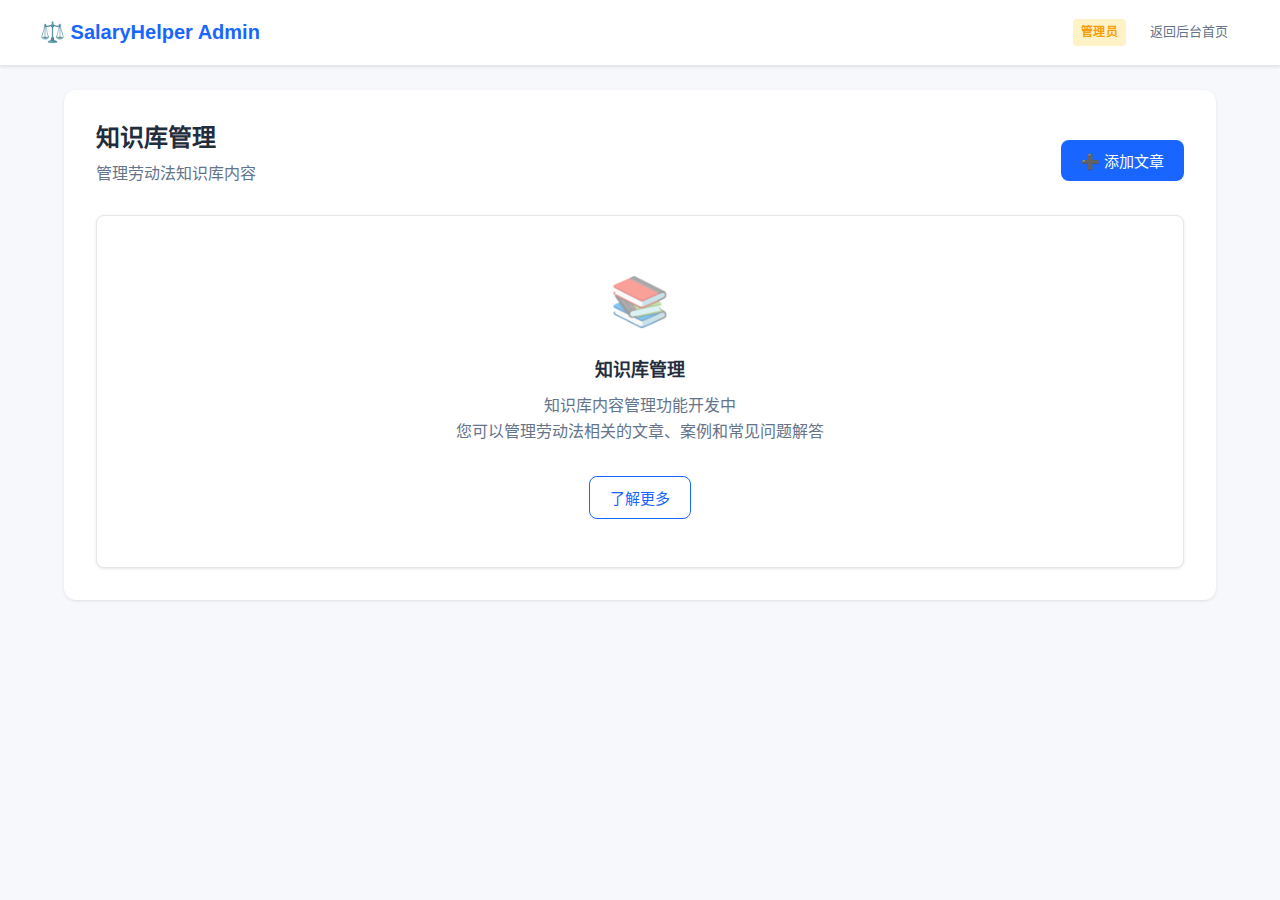
<file: static/admin/kb.html>
<!DOCTYPE html>
<html lang="zh-CN">
<head>
  <meta charset="UTF-8"/>
  <meta name="viewport" content="width=device-width, initial-scale=1.0"/>
  <title>知识库管理 - SalaryHelper Admin</title>
  <link rel="stylesheet" href="../styles.css"/>
</head>
<body>
  <div class="app-container">
    <header class="app-header">
      <div class="app-header-content">
        <a href="index.html" class="app-logo">⚖️ SalaryHelper Admin</a>
        <div class="user-info">
          <span class="badge badge-warning">管理员</span>
          <a href="index.html" class="btn btn-sm btn-ghost">返回后台首页</a>
        </div>
      </div>
    </header>

    <div class="main-content">
      <div class="container-wide">
        <div class="flex justify-between items-center mb-lg">
          <div>
            <h2 class="mb-0">知识库管理</h2>
            <p class="text-secondary mt-sm">管理劳动法知识库内容</p>
          </div>
          <button class="btn btn-primary">➕ 添加文章</button>
        </div>

        <div class="card">
          <div class="empty-state">
            <div class="empty-state-icon">📚</div>
            <div class="empty-state-title">知识库管理</div>
            <div class="empty-state-text">
              知识库内容管理功能开发中<br/>
              您可以管理劳动法相关的文章、案例和常见问题解答
            </div>
            <button class="btn btn-outline mt-lg" onclick="alert('功能开发中...')">
              了解更多
            </button>
          </div>
        </div>
      </div>
    </div>
  </div>
</body>
</html>
</file>
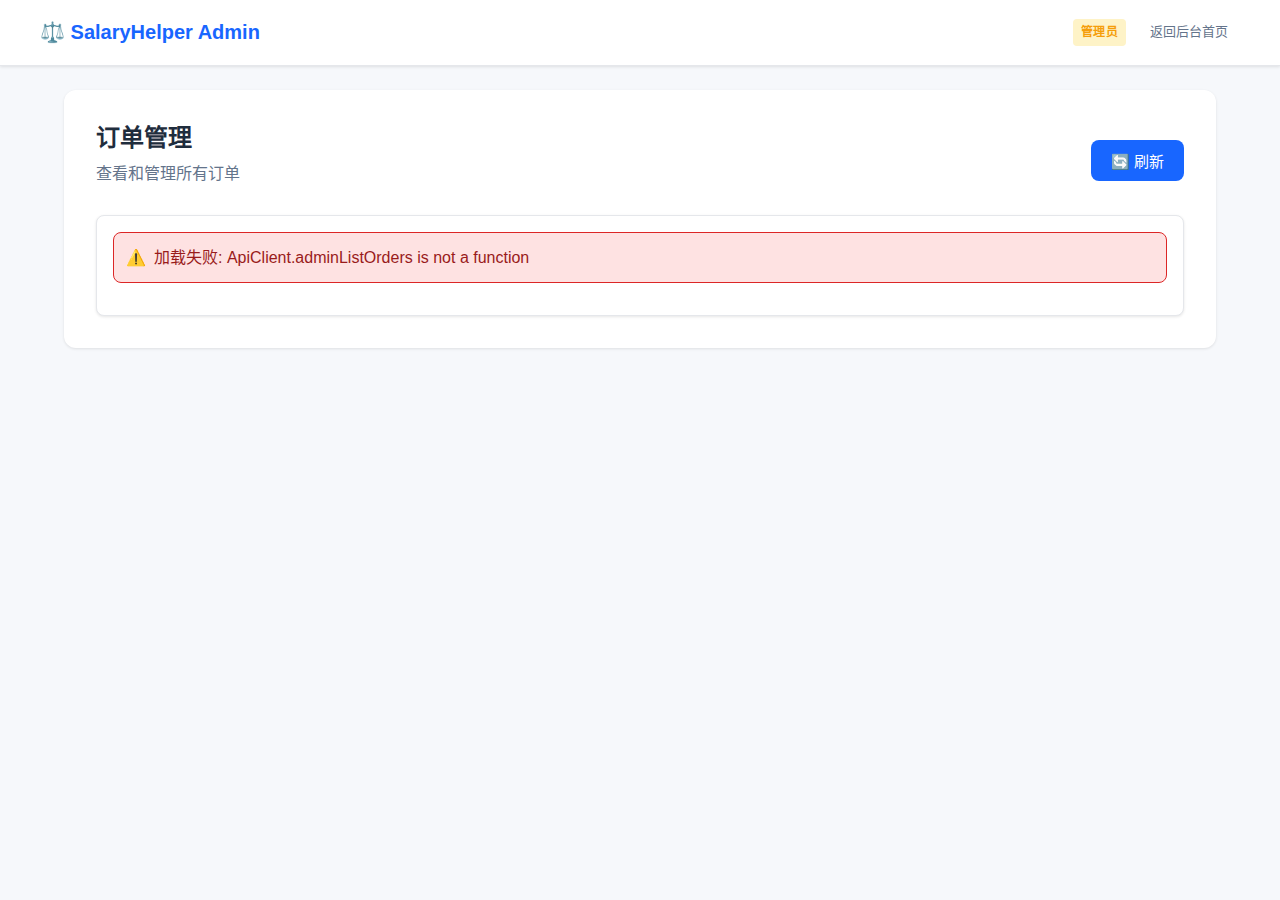
<file: static/admin/orders.html>
<!DOCTYPE html>
<html lang="zh-CN">
<head>
  <meta charset="UTF-8"/>
  <meta name="viewport" content="width=device-width, initial-scale=1.0"/>
  <title>订单管理 - SalaryHelper Admin</title>
  <link rel="stylesheet" href="../styles.css"/>
</head>
<body>
  <div class="app-container">
    <header class="app-header">
      <div class="app-header-content">
        <a href="index.html" class="app-logo">⚖️ SalaryHelper Admin</a>
        <div class="user-info">
          <span class="badge badge-warning">管理员</span>
          <a href="index.html" class="btn btn-sm btn-ghost">返回后台首页</a>
        </div>
      </div>
    </header>

    <div class="main-content">
      <div class="container-wide">
        <div class="flex justify-between items-center mb-lg">
          <div>
            <h2 class="mb-0">订单管理</h2>
            <p class="text-secondary mt-sm">查看和管理所有订单</p>
          </div>
          <button id="refreshBtn" class="btn btn-primary">🔄 刷新</button>
        </div>

        <div class="card">
          <div id="orderTableContainer"></div>
        </div>
      </div>
    </div>
  </div>
  
  <script src="../api-client-real.js"></script>
  <script>
    async function loadOrders() {
      const container = document.getElementById('orderTableContainer');
      try {
        container.innerHTML = '<div class="loading"><div class="loading-spinner"></div><div>加载中...</div></div>';
        const orders = await ApiClient.adminListOrders();
        
        if (orders.length === 0) {
          container.innerHTML = '<div class="empty-state"><div class="empty-state-icon">💰</div><div class="empty-state-title">暂无订单</div></div>';
          return;
        }
        
        container.innerHTML = `
          <div class="table-container">
            <table class="table">
              <thead>
                <tr>
                  <th>订单ID</th>
                  <th>用户</th>
                  <th>产品类型</th>
                  <th>金额</th>
                  <th>支付方式</th>
                  <th>状态</th>
                  <th>创建时间</th>
                  <th>操作</th>
                </tr>
              </thead>
              <tbody>
                ${orders.map(order => `
                  <tr>
                    <td>${order.id.substring(0, 8)}...</td>
                    <td>${order.phone || order.user_name || '-'}</td>
                    <td>${order.product_type || '-'}</td>
                    <td>¥${order.amount.toFixed(2)}</td>
                    <td>${order.payment_method || '-'}</td>
                    <td>
                      <span class="badge ${order.status === 'paid' ? 'badge-success' : order.status === 'pending' ? 'badge-warning' : 'badge-secondary'}">
                        ${order.status === 'paid' ? '已支付' : order.status === 'pending' ? '待支付' : order.status}
                      </span>
                    </td>
                    <td>${new Date(order.created_at).toLocaleString('zh-CN')}</td>
                    <td>
                      <div class="table-actions">
                        <button class="btn btn-sm btn-outline" onclick="alert('查看订单详情')">查看</button>
                      </div>
                    </td>
                  </tr>
                `).join('')}
              </tbody>
            </table>
          </div>
        `;
      } catch (error) {
        container.innerHTML = `<div class="alert alert-error"><span>⚠️</span><div>加载失败: ${error.message}</div></div>`;
      }
    }
    
    document.getElementById('refreshBtn').addEventListener('click', loadOrders);
    loadOrders();
  </script>
</body>
</html>
</file>
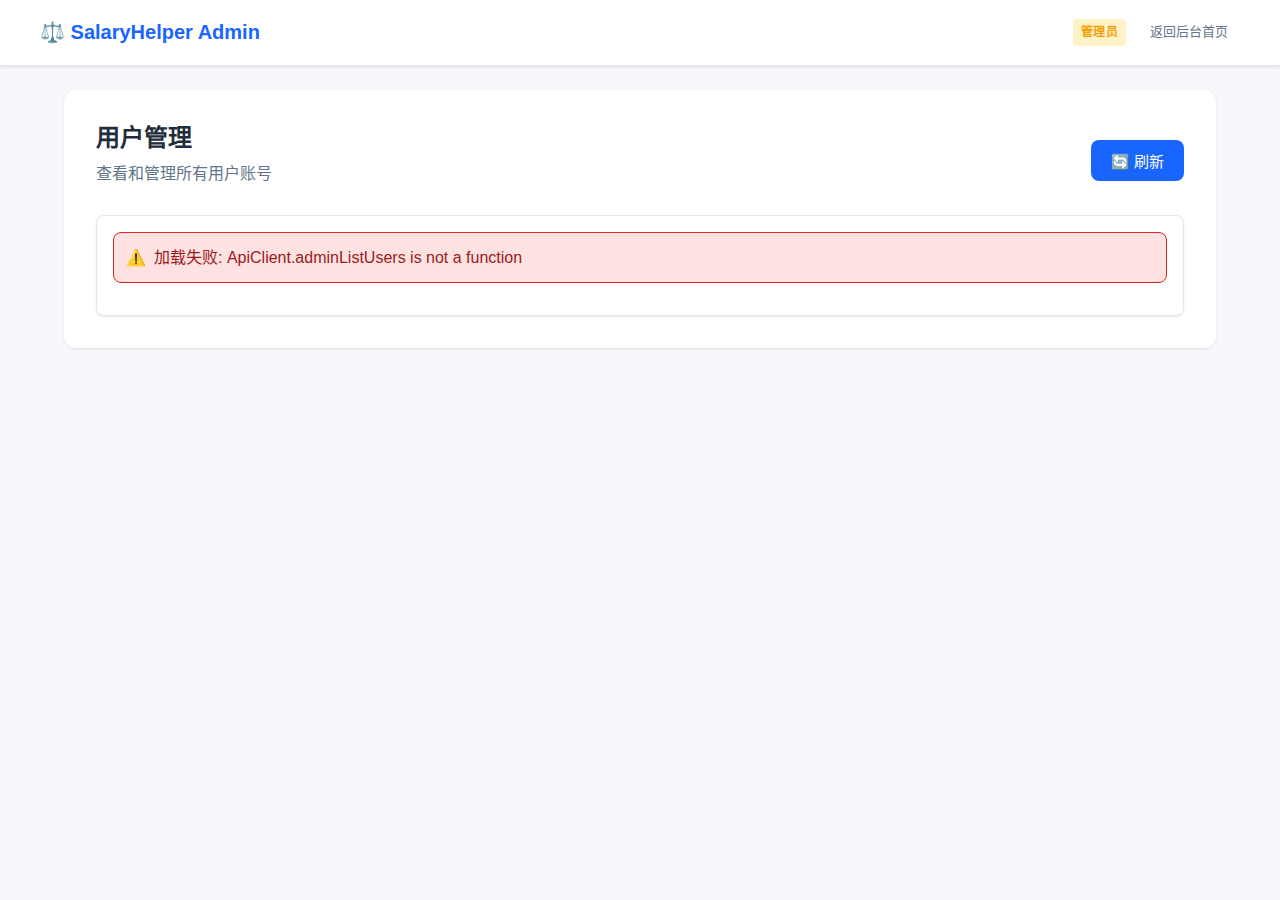
<file: static/admin/users.html>
<!DOCTYPE html>
<html lang="zh-CN">
<head>
  <meta charset="UTF-8"/>
  <meta name="viewport" content="width=device-width, initial-scale=1.0"/>
  <title>用户管理 - SalaryHelper Admin</title>
  <link rel="stylesheet" href="../styles.css"/>
</head>
<body>
  <div class="app-container">
    <header class="app-header">
      <div class="app-header-content">
        <a href="index.html" class="app-logo">⚖️ SalaryHelper Admin</a>
        <div class="user-info">
          <span class="badge badge-warning">管理员</span>
          <a href="index.html" class="btn btn-sm btn-ghost">返回后台首页</a>
        </div>
      </div>
    </header>

    <div class="main-content">
      <div class="container-wide">
        <div class="flex justify-between items-center mb-lg">
          <div>
            <h2 class="mb-0">用户管理</h2>
            <p class="text-secondary mt-sm">查看和管理所有用户账号</p>
          </div>
          <button id="refreshBtn" class="btn btn-primary">🔄 刷新</button>
        </div>

        <div class="card">
          <div id="userTableContainer"></div>
        </div>
      </div>
    </div>
  </div>
  
  <script src="../api-client-real.js"></script>
  <script>
    async function loadUsers() {
      const container = document.getElementById('userTableContainer');
      try {
        container.innerHTML = '<div class="loading"><div class="loading-spinner"></div><div>加载中...</div></div>';
        const users = await ApiClient.adminListUsers();
        
        if (users.length === 0) {
          container.innerHTML = '<div class="empty-state"><div class="empty-state-icon">👥</div><div class="empty-state-title">暂无用户</div></div>';
          return;
        }
        
        container.innerHTML = `
          <div class="table-container">
            <table class="table">
              <thead>
                <tr>
                  <th>ID</th>
                  <th>手机号</th>
                  <th>用户名</th>
                  <th>注册时间</th>
                  <th>状态</th>
                  <th>操作</th>
                </tr>
              </thead>
              <tbody>
                ${users.map(user => `
                  <tr>
                    <td>${user.id.substring(0, 8)}...</td>
                    <td>${user.phone}</td>
                    <td>${user.name || '-'}</td>
                    <td>${new Date(user.created_at).toLocaleString('zh-CN')}</td>
                    <td><span class="badge badge-success">正常</span></td>
                    <td>
                      <div class="table-actions">
                        <button class="btn btn-sm btn-outline" onclick="alert('查看用户详情')">查看</button>
                      </div>
                    </td>
                  </tr>
                `).join('')}
              </tbody>
            </table>
          </div>
        `;
      } catch (error) {
        container.innerHTML = `<div class="alert alert-error"><span>⚠️</span><div>加载失败: ${error.message}</div></div>`;
      }
    }
    
    document.getElementById('refreshBtn').addEventListener('click', loadUsers);
    loadUsers();
  </script>
</body>
</html>
</file>
<file: static/styles.css>
/* ===== Design System ===== */
:root {
  --primary-color: #1866FF;
  --primary-hover: #1558d8;
  --primary-light: #e0f2fe;
  --secondary-color: #64748b;
  --secondary-hover: #475569;
  --success-color: #059669;
  --success-light: #d1fae5;
  --error-color: #dc2626;
  --error-light: #fee2e2;
  --warning-color: #f59e0b;
  --warning-light: #fef3c7;
  --info-color: #3b82f6;
  --info-light: #dbeafe;
  
  --text-primary: #1f2d3d;
  --text-secondary: #64748b;
  --text-light: #94a3b8;
  
  --border-color: #e5e7eb;
  --border-light: #f1f5f9;
  --bg-primary: #ffffff;
  --bg-secondary: #f6f8fb;
  --bg-hover: #f8fafc;
  
  --shadow-sm: 0 1px 3px rgba(0, 0, 0, 0.1);
  --shadow-md: 0 2px 8px rgba(0, 0, 0, 0.1);
  --shadow-lg: 0 4px 12px rgba(0, 0, 0, 0.15);
  
  --radius-sm: 6px;
  --radius-md: 8px;
  --radius-lg: 12px;
  
  --spacing-xs: 4px;
  --spacing-sm: 8px;
  --spacing-md: 12px;
  --spacing-lg: 16px;
  --spacing-xl: 24px;
  --spacing-2xl: 32px;
}

/* ===== Base Styles ===== */
* {
  box-sizing: border-box;
  margin: 0;
  padding: 0;
}

body {
  font-family: -apple-system, BlinkMacSystemFont, "Segoe UI", Roboto, "Helvetica Neue", Arial, sans-serif;
  background: var(--bg-secondary);
  color: var(--text-primary);
  line-height: 1.6;
  min-height: 100vh;
}

h1, h2, h3, h4, h5, h6 {
  color: var(--text-primary);
  font-weight: 600;
  line-height: 1.3;
  margin-bottom: var(--spacing-lg);
}

h1 { font-size: 28px; }
h2 { font-size: 24px; }
h3 { font-size: 20px; }
h4 { font-size: 18px; }

p {
  margin-bottom: var(--spacing-md);
}

a {
  color: var(--primary-color);
  text-decoration: none;
  transition: color 0.2s;
}

a:hover {
  color: var(--primary-hover);
}

/* ===== Layout Components ===== */
.app-container {
  min-height: 100vh;
  display: flex;
  flex-direction: column;
}

.app-header {
  background: var(--bg-primary);
  border-bottom: 1px solid var(--border-color);
  padding: var(--spacing-lg);
  box-shadow: var(--shadow-sm);
  position: sticky;
  top: 0;
  z-index: 100;
}

.app-header-content {
  max-width: 1200px;
  margin: 0 auto;
  display: flex;
  justify-content: space-between;
  align-items: center;
}

.app-logo {
  font-size: 20px;
  font-weight: 700;
  color: var(--primary-color);
  display: flex;
  align-items: center;
  gap: var(--spacing-sm);
}

.app-nav {
  display: flex;
  gap: var(--spacing-lg);
  align-items: center;
}

.app-nav a {
  color: var(--text-secondary);
  font-size: 15px;
  padding: var(--spacing-sm) var(--spacing-md);
  border-radius: var(--radius-sm);
  transition: all 0.2s;
}

.app-nav a:hover,
.app-nav a.active {
  color: var(--primary-color);
  background: var(--primary-light);
}

.user-info {
  display: flex;
  align-items: center;
  gap: var(--spacing-md);
  font-size: 14px;
  color: var(--text-secondary);
}

.user-avatar {
  width: 32px;
  height: 32px;
  border-radius: 50%;
  background: var(--primary-light);
  display: flex;
  align-items: center;
  justify-content: center;
  color: var(--primary-color);
  font-weight: 600;
}

.main-content {
  flex: 1;
  max-width: 1200px;
  width: 100%;
  margin: 0 auto;
  padding: var(--spacing-xl);
}

.container {
  max-width: 480px;
  margin: 0 auto;
  background: var(--bg-primary);
  padding: var(--spacing-2xl);
  border-radius: var(--radius-lg);
  box-shadow: var(--shadow-md);
}

.container-wide {
  max-width: 1200px;
  margin: 0 auto;
  background: var(--bg-primary);
  padding: var(--spacing-2xl);
  border-radius: var(--radius-lg);
  box-shadow: var(--shadow-sm);
}

/* ===== Card Component ===== */
.card {
  background: var(--bg-primary);
  border: 1px solid var(--border-color);
  border-radius: var(--radius-md);
  padding: var(--spacing-lg);
  box-shadow: var(--shadow-sm);
  transition: all 0.2s;
}

.card:hover {
  box-shadow: var(--shadow-md);
}

.card-header {
  display: flex;
  justify-content: space-between;
  align-items: center;
  margin-bottom: var(--spacing-lg);
  padding-bottom: var(--spacing-md);
  border-bottom: 1px solid var(--border-color);
}

.card-title {
  font-size: 18px;
  font-weight: 600;
  margin: 0;
}

.card-body {
  color: var(--text-primary);
}

.card-footer {
  margin-top: var(--spacing-lg);
  padding-top: var(--spacing-md);
  border-top: 1px solid var(--border-color);
  display: flex;
  justify-content: space-between;
  align-items: center;
}

/* ===== Form Elements ===== */
.form-group {
  margin-bottom: var(--spacing-lg);
}

.form-label {
  display: block;
  margin-bottom: var(--spacing-sm);
  font-weight: 500;
  color: var(--text-primary);
  font-size: 14px;
}

.form-control {
  width: 100%;
  padding: 10px 12px;
  border: 1px solid var(--border-color);
  border-radius: var(--radius-md);
  font-size: 15px;
  color: var(--text-primary);
  background: var(--bg-primary);
  transition: all 0.2s;
}

.form-control:focus {
  outline: none;
  border-color: var(--primary-color);
  box-shadow: 0 0 0 3px var(--primary-light);
}

.form-control:disabled {
  background: var(--bg-secondary);
  color: var(--text-light);
  cursor: not-allowed;
}

textarea.form-control {
  resize: vertical;
  min-height: 80px;
}

select.form-control {
  cursor: pointer;
}

.form-text {
  display: block;
  margin-top: var(--spacing-xs);
  font-size: 13px;
  color: var(--text-secondary);
}

/* ===== Button Styles ===== */
.btn {
  display: inline-flex;
  align-items: center;
  justify-content: center;
  gap: var(--spacing-sm);
  padding: 10px 20px;
  font-size: 15px;
  font-weight: 500;
  border: none;
  border-radius: var(--radius-md);
  cursor: pointer;
  transition: all 0.2s;
  text-decoration: none;
  white-space: nowrap;
}

.btn:disabled {
  opacity: 0.6;
  cursor: not-allowed;
}

.btn-primary {
  background: var(--primary-color);
  color: white;
}

.btn-primary:hover:not(:disabled) {
  background: var(--primary-hover);
  box-shadow: 0 2px 8px rgba(24, 102, 255, 0.3);
}

.btn-secondary {
  background: var(--secondary-color);
  color: white;
}

.btn-secondary:hover:not(:disabled) {
  background: var(--secondary-hover);
}

.btn-success {
  background: var(--success-color);
  color: white;
}

.btn-success:hover:not(:disabled) {
  background: #047857;
}

.btn-danger {
  background: var(--error-color);
  color: white;
}

.btn-danger:hover:not(:disabled) {
  background: #b91c1c;
}

.btn-outline {
  background: transparent;
  color: var(--primary-color);
  border: 1px solid var(--primary-color);
}

.btn-outline:hover:not(:disabled) {
  background: var(--primary-color);
  color: white;
}

.btn-ghost {
  background: transparent;
  color: var(--text-secondary);
}

.btn-ghost:hover:not(:disabled) {
  background: var(--bg-hover);
  color: var(--text-primary);
}

.btn-sm {
  padding: 6px 12px;
  font-size: 13px;
}

.btn-lg {
  padding: 14px 28px;
  font-size: 16px;
}

.btn-block {
  width: 100%;
}

.btn-group {
  display: flex;
  gap: var(--spacing-sm);
}

/* ===== Alert Messages ===== */
.alert {
  padding: var(--spacing-md);
  border-radius: var(--radius-md);
  margin-bottom: var(--spacing-lg);
  border: 1px solid;
  display: flex;
  align-items: flex-start;
  gap: var(--spacing-sm);
}

.alert-success {
  background: var(--success-light);
  border-color: var(--success-color);
  color: #065f46;
}

.alert-error {
  background: var(--error-light);
  border-color: var(--error-color);
  color: #991b1b;
}

.alert-warning {
  background: var(--warning-light);
  border-color: var(--warning-color);
  color: #92400e;
}

.alert-info {
  background: var(--info-light);
  border-color: var(--info-color);
  color: #1e40af;
}

.alert.hidden {
  display: none;
}

/* ===== Badge ===== */
.badge {
  display: inline-block;
  padding: 4px 8px;
  font-size: 12px;
  font-weight: 600;
  border-radius: 4px;
  text-transform: uppercase;
  letter-spacing: 0.5px;
}

.badge-primary { background: var(--primary-light); color: var(--primary-color); }
.badge-success { background: var(--success-light); color: var(--success-color); }
.badge-error { background: var(--error-light); color: var(--error-color); }
.badge-warning { background: var(--warning-light); color: var(--warning-color); }
.badge-secondary { background: var(--border-light); color: var(--text-secondary); }

/* ===== Chat Interface ===== */
.chat-container {
  display: flex;
  flex-direction: column;
  height: calc(100vh - 200px);
  max-height: 700px;
}

.chat-header {
  display: flex;
  justify-content: space-between;
  align-items: center;
  padding: var(--spacing-lg);
  border-bottom: 1px solid var(--border-color);
  background: var(--bg-primary);
}

.chat-messages {
  flex: 1;
  overflow-y: auto;
  padding: var(--spacing-lg);
  background: var(--bg-secondary);
}

.message-bubble {
  margin-bottom: var(--spacing-lg);
  display: flex;
  gap: var(--spacing-md);
  animation: fadeIn 0.3s;
}

@keyframes fadeIn {
  from { opacity: 0; transform: translateY(10px); }
  to { opacity: 1; transform: translateY(0); }
}

.message-bubble.user {
  flex-direction: row-reverse;
}

.message-avatar {
  width: 36px;
  height: 36px;
  border-radius: 50%;
  display: flex;
  align-items: center;
  justify-content: center;
  font-weight: 600;
  font-size: 14px;
  flex-shrink: 0;
}

.message-bubble.user .message-avatar {
  background: var(--primary-color);
  color: white;
}

.message-bubble.ai .message-avatar {
  background: var(--secondary-color);
  color: white;
}

.message-content {
  max-width: 70%;
}

.message-bubble.user .message-content {
  text-align: right;
}

.message-meta {
  font-size: 12px;
  color: var(--text-light);
  margin-bottom: var(--spacing-xs);
}

.message-text {
  padding: var(--spacing-md);
  border-radius: var(--radius-md);
  background: var(--bg-primary);
  box-shadow: var(--shadow-sm);
  line-height: 1.5;
}

.message-bubble.user .message-text {
  background: var(--primary-color);
  color: white;
  border-bottom-right-radius: 4px;
}

.message-bubble.ai .message-text {
  background: var(--bg-primary);
  color: var(--text-primary);
  border-bottom-left-radius: 4px;
}

.chat-input {
  display: flex;
  gap: var(--spacing-sm);
  padding: var(--spacing-lg);
  background: var(--bg-primary);
  border-top: 1px solid var(--border-color);
}

.chat-input textarea {
  flex: 1;
  resize: none;
  min-height: 44px;
  max-height: 120px;
}

/* ===== Conversation List ===== */
.conversation-list {
  display: flex;
  flex-direction: column;
  gap: var(--spacing-sm);
}

.conversation-item {
  padding: var(--spacing-lg);
  background: var(--bg-primary);
  border: 1px solid var(--border-color);
  border-radius: var(--radius-md);
  cursor: pointer;
  transition: all 0.2s;
}

.conversation-item:hover {
  border-color: var(--primary-color);
  box-shadow: var(--shadow-sm);
}

.conversation-title {
  font-weight: 600;
  margin-bottom: var(--spacing-xs);
  color: var(--text-primary);
}

.conversation-meta {
  font-size: 13px;
  color: var(--text-secondary);
  display: flex;
  gap: var(--spacing-lg);
}

/* ===== Table Styles ===== */
.table-container {
  overflow-x: auto;
  border-radius: var(--radius-md);
  border: 1px solid var(--border-color);
}

.table {
  width: 100%;
  border-collapse: collapse;
  background: var(--bg-primary);
}

.table thead {
  background: var(--bg-secondary);
  border-bottom: 2px solid var(--border-color);
}

.table th {
  padding: var(--spacing-md);
  text-align: left;
  font-weight: 600;
  font-size: 13px;
  color: var(--text-secondary);
  text-transform: uppercase;
  letter-spacing: 0.5px;
}

.table td {
  padding: var(--spacing-md);
  border-bottom: 1px solid var(--border-color);
  color: var(--text-primary);
}

.table tbody tr:hover {
  background: var(--bg-hover);
}

.table tbody tr:last-child td {
  border-bottom: none;
}

.table-actions {
  display: flex;
  gap: var(--spacing-sm);
}

/* ===== Stats Cards ===== */
.stats-grid {
  display: grid;
  grid-template-columns: repeat(auto-fit, minmax(240px, 1fr));
  gap: var(--spacing-lg);
  margin-bottom: var(--spacing-xl);
}

.stat-card {
  background: var(--bg-primary);
  padding: var(--spacing-xl);
  border-radius: var(--radius-md);
  border: 1px solid var(--border-color);
  box-shadow: var(--shadow-sm);
}

.stat-label {
  font-size: 13px;
  color: var(--text-secondary);
  text-transform: uppercase;
  letter-spacing: 0.5px;
  margin-bottom: var(--spacing-sm);
}

.stat-value {
  font-size: 32px;
  font-weight: 700;
  color: var(--text-primary);
  margin-bottom: var(--spacing-xs);
}

.stat-change {
  font-size: 13px;
  display: flex;
  align-items: center;
  gap: var(--spacing-xs);
}

.stat-change.positive { color: var(--success-color); }
.stat-change.negative { color: var(--error-color); }

/* ===== Loading States ===== */
.loading {
  display: flex;
  flex-direction: column;
  align-items: center;
  justify-content: center;
  padding: var(--spacing-2xl);
  color: var(--text-secondary);
}

.loading-spinner {
  width: 40px;
  height: 40px;
  border: 4px solid var(--border-color);
  border-top-color: var(--primary-color);
  border-radius: 50%;
  animation: spin 0.8s linear infinite;
  margin-bottom: var(--spacing-md);
}

@keyframes spin {
  to { transform: rotate(360deg); }
}

.skeleton {
  background: linear-gradient(90deg, var(--border-light) 25%, var(--bg-hover) 50%, var(--border-light) 75%);
  background-size: 200% 100%;
  animation: loading 1.5s infinite;
  border-radius: var(--radius-sm);
}

@keyframes loading {
  0% { background-position: 200% 0; }
  100% { background-position: -200% 0; }
}

.skeleton-text {
  height: 16px;
  margin-bottom: var(--spacing-sm);
}

.skeleton-title {
  height: 24px;
  width: 60%;
  margin-bottom: var(--spacing-md);
}

/* ===== Empty State ===== */
.empty-state {
  text-align: center;
  padding: var(--spacing-2xl);
  color: var(--text-secondary);
}

.empty-state-icon {
  font-size: 48px;
  margin-bottom: var(--spacing-lg);
  opacity: 0.5;
}

.empty-state-title {
  font-size: 18px;
  font-weight: 600;
  color: var(--text-primary);
  margin-bottom: var(--spacing-sm);
}

.empty-state-text {
  margin-bottom: var(--spacing-lg);
}

/* ===== Modal ===== */
.modal-overlay {
  position: fixed;
  top: 0;
  left: 0;
  right: 0;
  bottom: 0;
  background: rgba(0, 0, 0, 0.5);
  display: flex;
  align-items: center;
  justify-content: center;
  z-index: 1000;
  padding: var(--spacing-lg);
}

.modal-overlay.hidden {
  display: none;
}

.modal {
  background: var(--bg-primary);
  border-radius: var(--radius-lg);
  max-width: 500px;
  width: 100%;
  max-height: 90vh;
  overflow-y: auto;
  box-shadow: var(--shadow-lg);
  animation: modalSlideIn 0.3s;
}

@keyframes modalSlideIn {
  from { transform: translateY(-20px); opacity: 0; }
  to { transform: translateY(0); opacity: 1; }
}

.modal-header {
  padding: var(--spacing-xl);
  border-bottom: 1px solid var(--border-color);
  display: flex;
  justify-content: space-between;
  align-items: center;
}

.modal-title {
  font-size: 20px;
  font-weight: 600;
  margin: 0;
}

.modal-close {
  background: none;
  border: none;
  font-size: 24px;
  color: var(--text-secondary);
  cursor: pointer;
  padding: 0;
  width: 32px;
  height: 32px;
  display: flex;
  align-items: center;
  justify-content: center;
  border-radius: 50%;
  transition: all 0.2s;
}

.modal-close:hover {
  background: var(--bg-hover);
  color: var(--text-primary);
}

.modal-body {
  padding: var(--spacing-xl);
}

.modal-footer {
  padding: var(--spacing-xl);
  border-top: 1px solid var(--border-color);
  display: flex;
  justify-content: flex-end;
  gap: var(--spacing-sm);
}

/* ===== Bottom Navigation ===== */
.bottom-nav {
  position: fixed;
  bottom: 0;
  left: 0;
  right: 0;
  background: var(--bg-primary);
  border-top: 1px solid var(--border-color);
  padding: var(--spacing-sm) 0;
  box-shadow: 0 -2px 8px rgba(0, 0, 0, 0.1);
  z-index: 100;
}

.bottom-nav-content {
  display: flex;
  justify-content: space-around;
  align-items: center;
  max-width: 600px;
  margin: 0 auto;
}

.bottom-nav-item {
  display: flex;
  flex-direction: column;
  align-items: center;
  gap: 4px;
  padding: var(--spacing-sm);
  color: var(--text-secondary);
  text-decoration: none;
  transition: all 0.2s;
  flex: 1;
  max-width: 80px;
}

.bottom-nav-item:hover,
.bottom-nav-item.active {
  color: var(--primary-color);
}

.bottom-nav-icon {
  font-size: 20px;
}

.bottom-nav-label {
  font-size: 11px;
  font-weight: 500;
}

/* ===== Utility Classes ===== */
.text-center { text-align: center; }
.text-left { text-align: left; }
.text-right { text-align: right; }

.text-primary { color: var(--text-primary); }
.text-secondary { color: var(--text-secondary); }
.text-light { color: var(--text-light); }
.text-success { color: var(--success-color); }
.text-error { color: var(--error-color); }
.text-warning { color: var(--warning-color); }

.mt-0 { margin-top: 0; }
.mt-sm { margin-top: var(--spacing-sm); }
.mt-md { margin-top: var(--spacing-md); }
.mt-lg { margin-top: var(--spacing-lg); }
.mt-xl { margin-top: var(--spacing-xl); }

.mb-0 { margin-bottom: 0; }
.mb-sm { margin-bottom: var(--spacing-sm); }
.mb-md { margin-bottom: var(--spacing-md); }
.mb-lg { margin-bottom: var(--spacing-lg); }
.mb-xl { margin-bottom: var(--spacing-xl); }

.p-sm { padding: var(--spacing-sm); }
.p-md { padding: var(--spacing-md); }
.p-lg { padding: var(--spacing-lg); }
.p-xl { padding: var(--spacing-xl); }

.flex { display: flex; }
.flex-col { flex-direction: column; }
.items-center { align-items: center; }
.justify-between { justify-content: space-between; }
.justify-center { justify-content: center; }
.gap-sm { gap: var(--spacing-sm); }
.gap-md { gap: var(--spacing-md); }
.gap-lg { gap: var(--spacing-lg); }

.hidden { display: none !important; }

.w-full { width: 100%; }

/* ===== Responsive Design ===== */
@media (max-width: 768px) {
  .main-content {
    padding: var(--spacing-md);
  }
  
  .container,
  .container-wide {
    padding: var(--spacing-lg);
    border-radius: 0;
    box-shadow: none;
  }
  
  .app-header {
    padding: var(--spacing-md);
  }
  
  .app-nav {
    display: none;
  }
  
  .stats-grid {
    grid-template-columns: 1fr;
  }
  
  .message-content {
    max-width: 85%;
  }
  
  .chat-container {
    height: calc(100vh - 180px);
  }
  
  .table-container {
    border-radius: 0;
  }
  
  h1 { font-size: 24px; }
  h2 { font-size: 20px; }
  h3 { font-size: 18px; }
}

@media (max-width: 480px) {
  .btn-group {
    flex-direction: column;
  }
  
  .btn-group .btn {
    width: 100%;
  }
  
  .modal {
    margin: 0;
    max-height: 100vh;
    border-radius: 0;
  }
}
</file>
